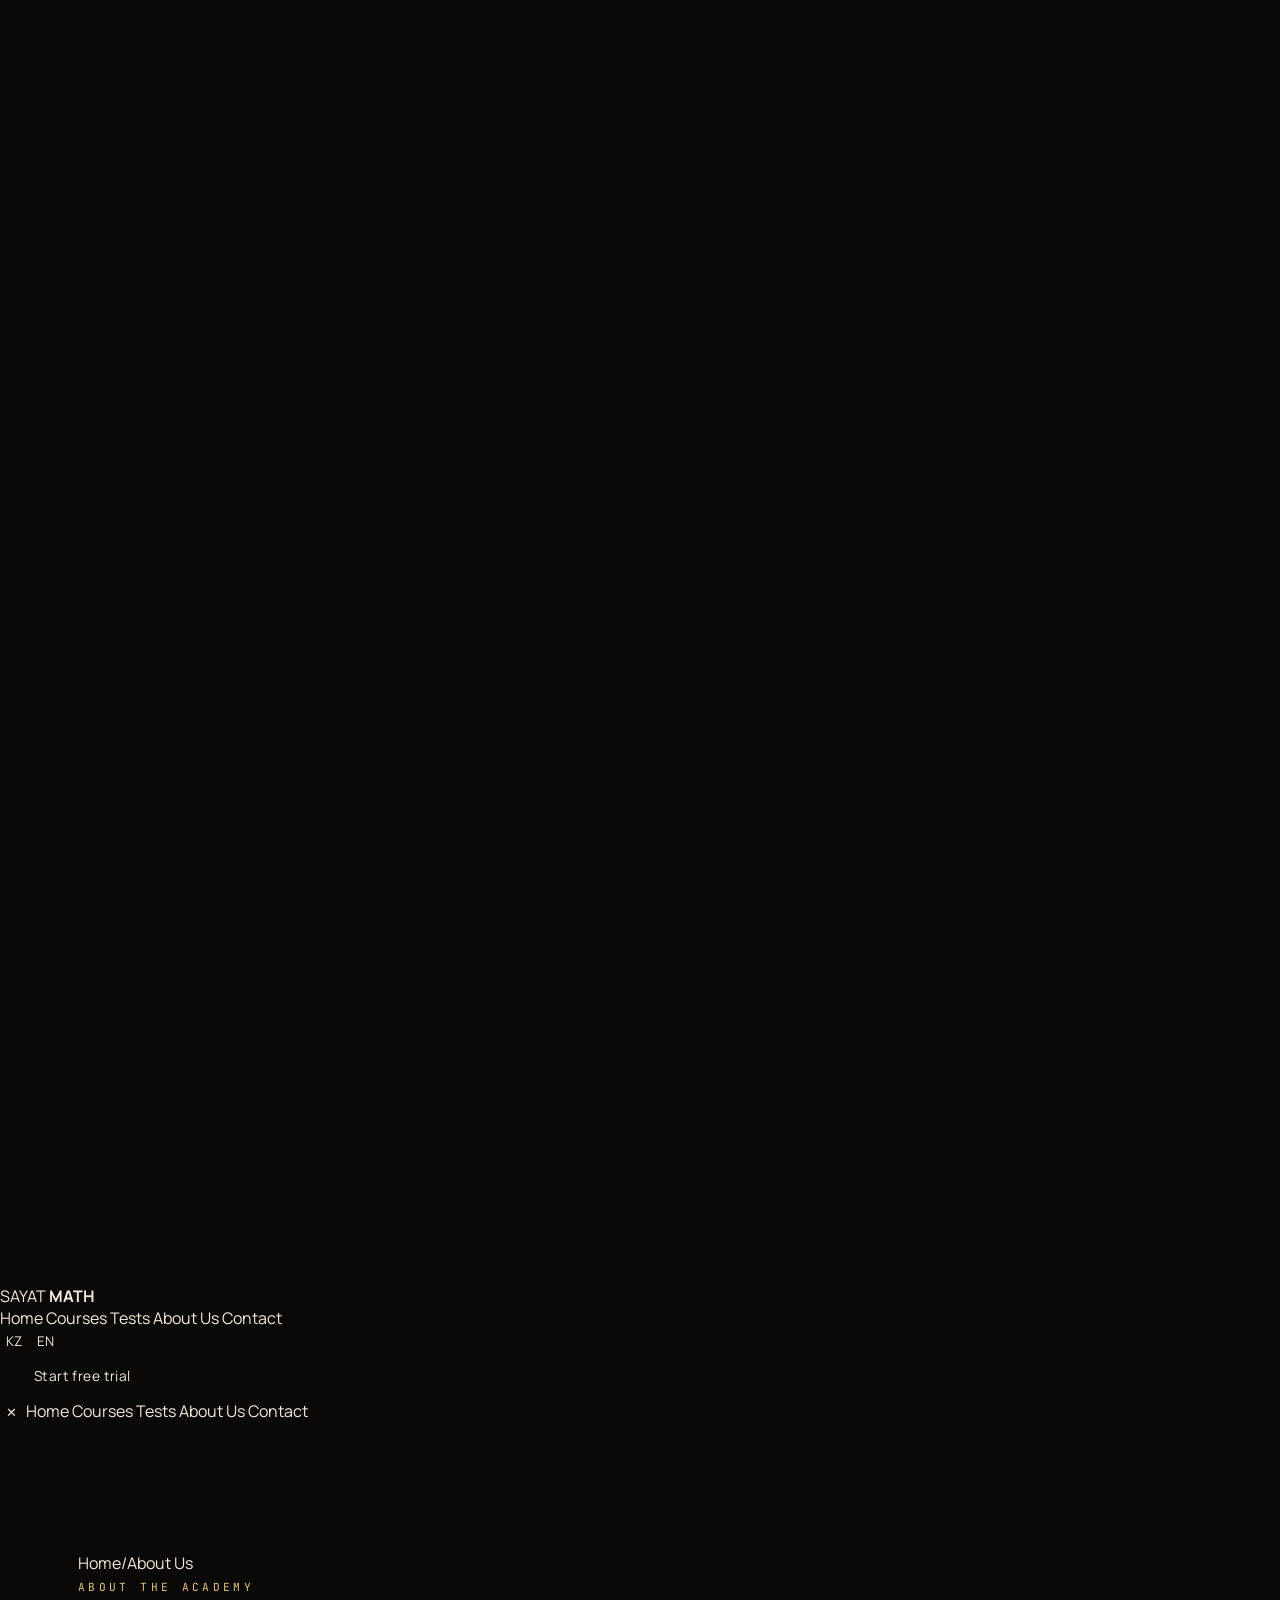
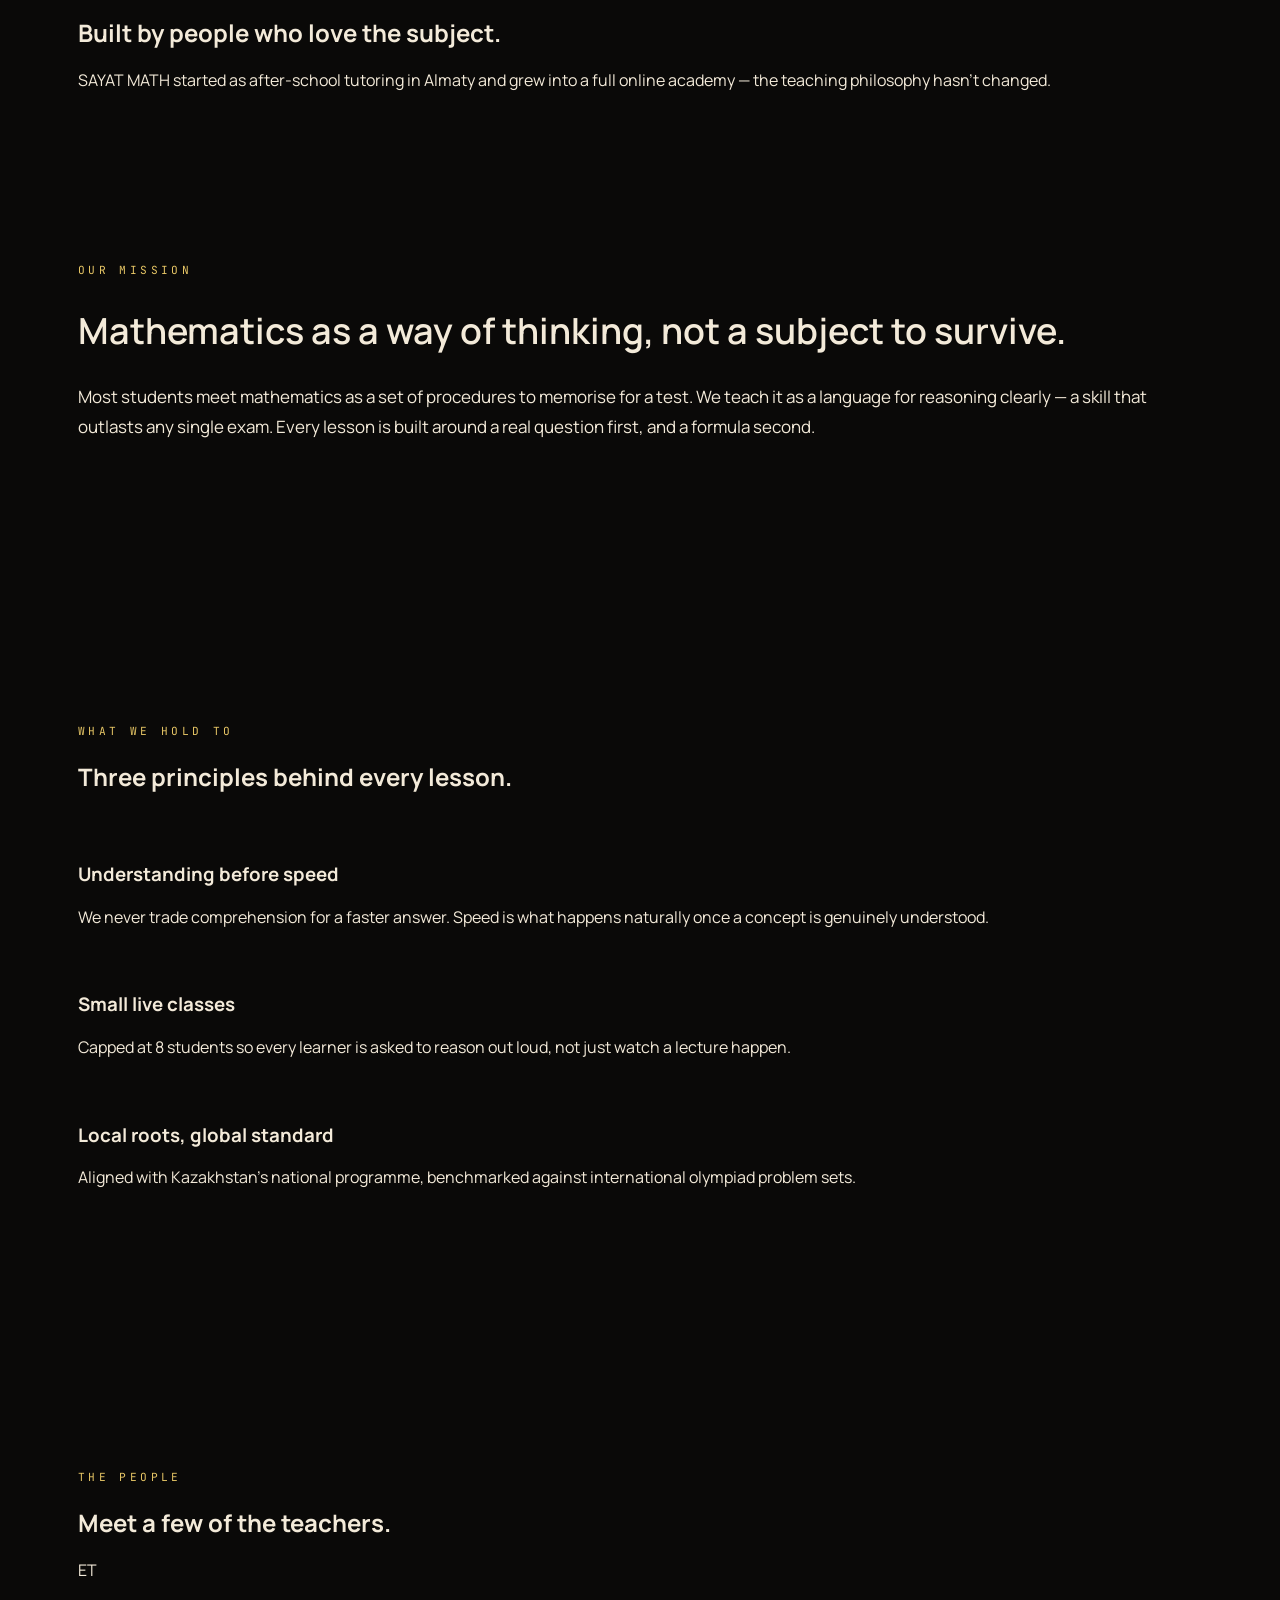
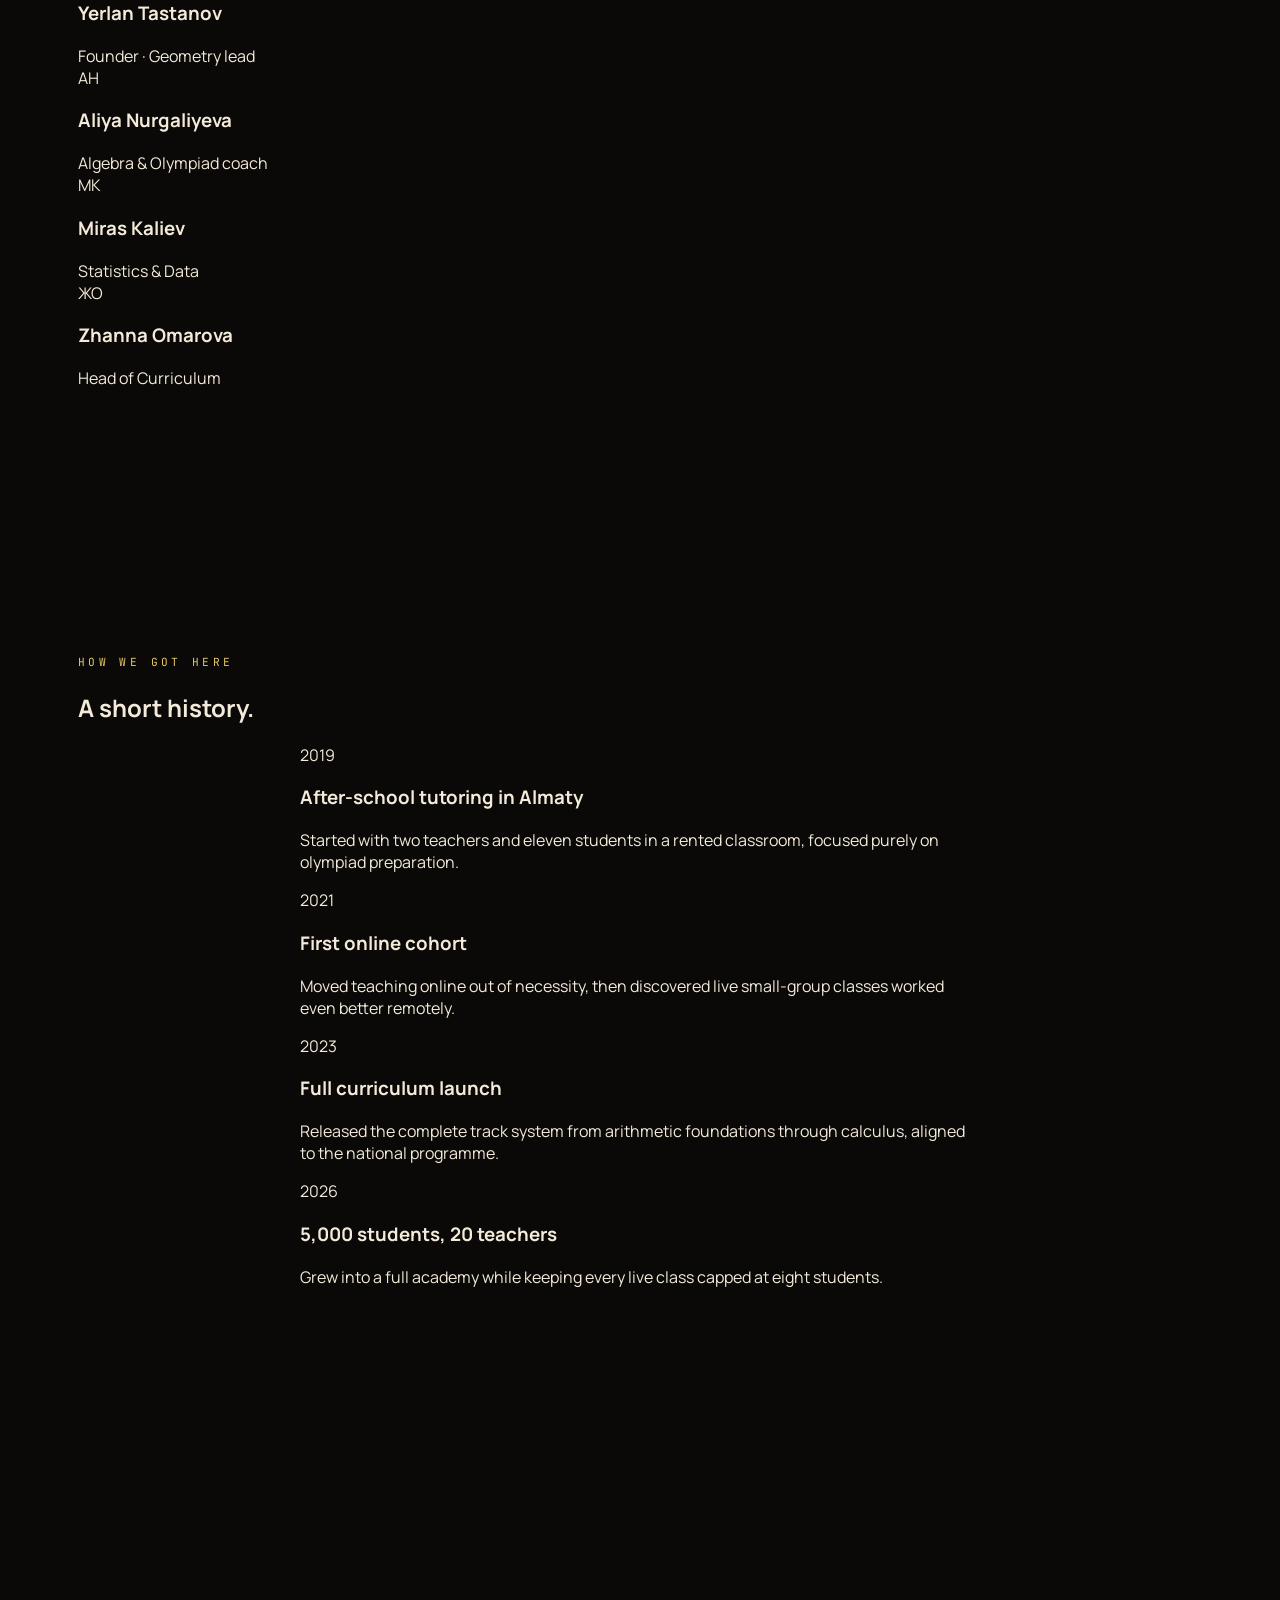
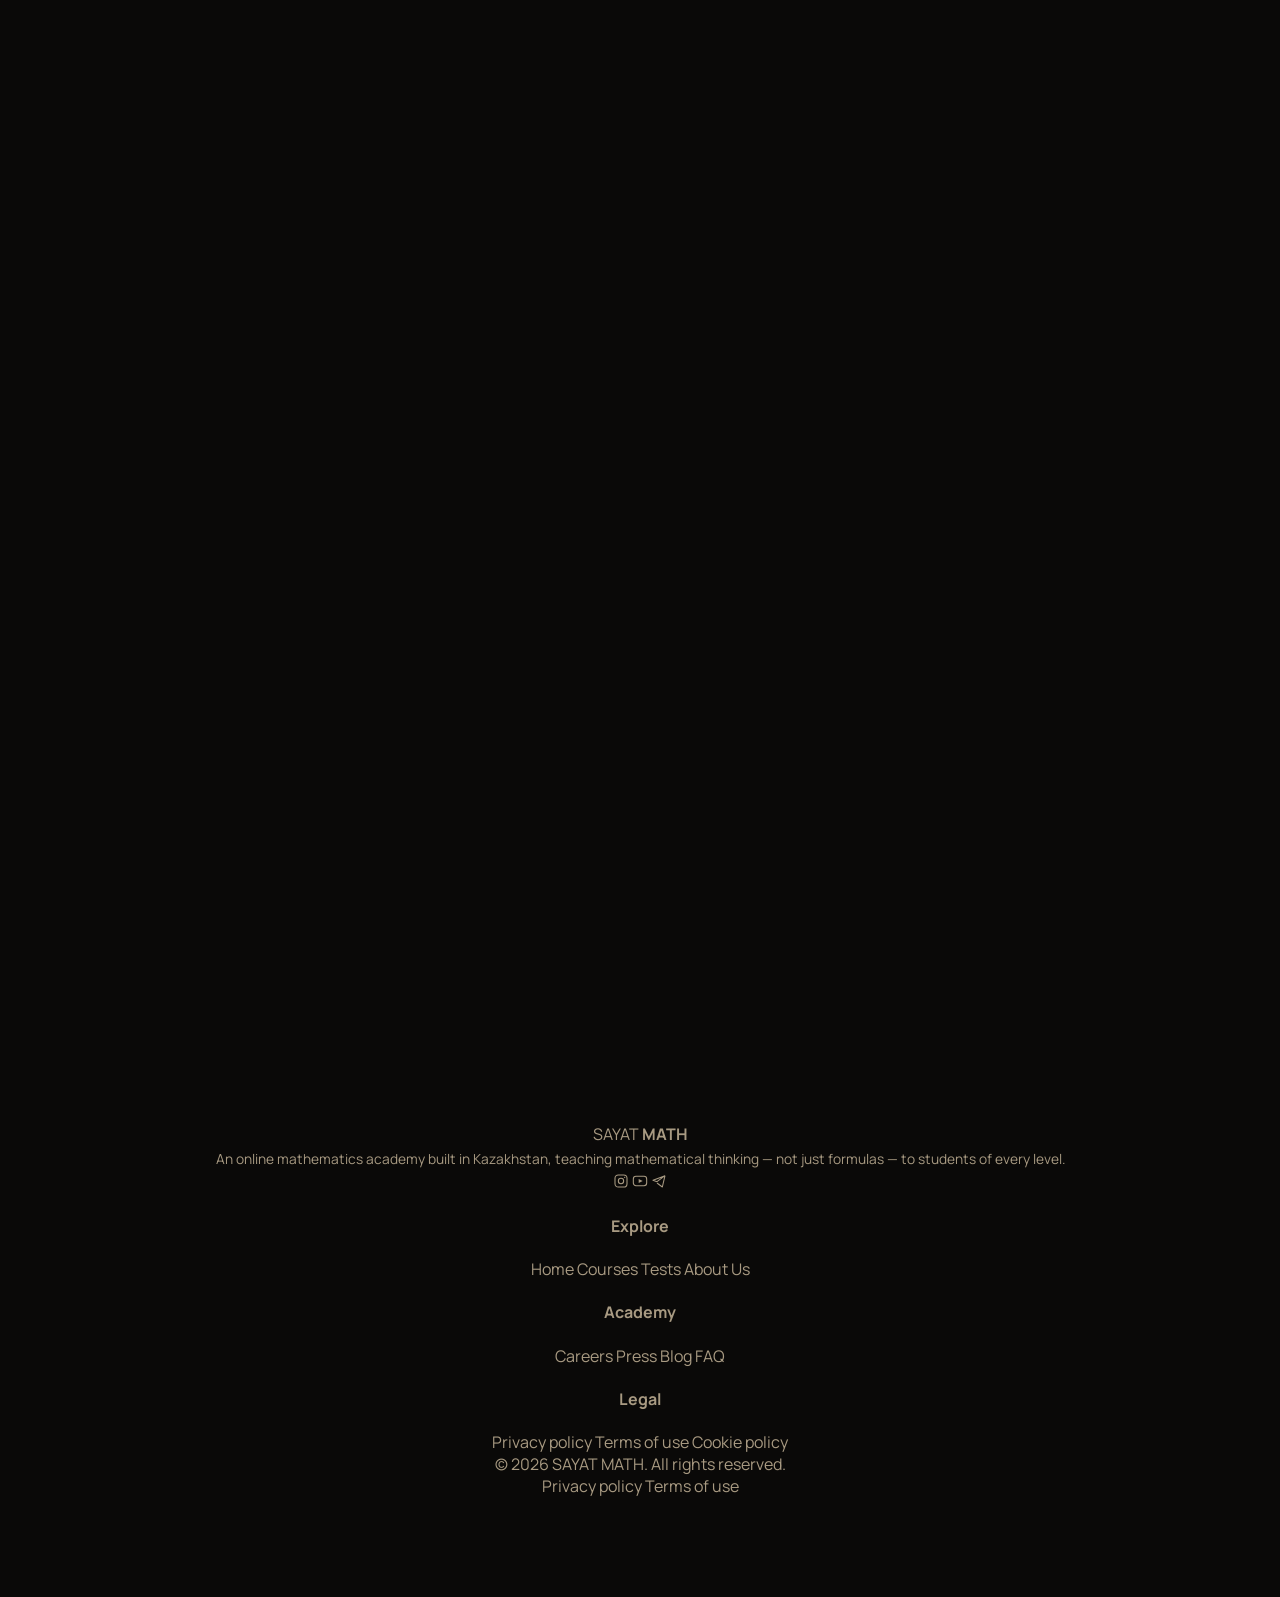
<file: about.html>
<!DOCTYPE html>
<html lang="en">
<head>
<meta charset="UTF-8">
<meta name="viewport" content="width=device-width, initial-scale=1.0">
<title>About Us — SAYAT MATH</title>
<meta name="description" content="SAYAT MATH started as after-school tutoring in Almaty and grew into a full online academy. Meet the team and the principles behind every lesson.">
<meta property="og:title" content="About Us — SAYAT MATH">
<meta property="og:description" content="Built by people who love the subject — the mission, values and history of SAYAT MATH.">
<meta property="og:type" content="website">
<link rel="icon" href="data:,">
<link rel="preconnect" href="https://fonts.googleapis.com">
<link rel="preconnect" href="https://fonts.gstatic.com" crossorigin>
<link href="https://fonts.googleapis.com/css2?family=Space+Grotesk:wght@500;600;700&family=Manrope:wght@400;500;600;700;800&family=JetBrains+Mono:wght@500;700&display=swap" rel="stylesheet">
<link rel="stylesheet" href="style.css">
</head>
<body>

<header class="site-header">
  <div class="wrap header-inner">
    <a href="index.html" class="brand">
      <span class="emblem brand-mark">
        <svg viewBox="0 0 100 100" fill="none" xmlns="http://www.w3.org/2000/svg">
          <circle cx="50" cy="50" r="46" stroke="var(--blue)" stroke-width="2" opacity=".35"/>
          <g class="emblem-spin">
            <path d="M50 8C65 8 72 20 68 32C65 41 54 44 50 36" stroke="var(--blue)" stroke-width="4" stroke-linecap="round"/>
            <path d="M92 50C92 65 80 72 68 68C59 65 56 54 64 50" stroke="var(--sky)" stroke-width="4" stroke-linecap="round"/>
            <path d="M50 92C35 92 28 80 32 68C35 59 46 56 50 64" stroke="var(--blue)" stroke-width="4" stroke-linecap="round"/>
            <path d="M8 50C8 35 20 28 32 32C41 35 44 46 36 50" stroke="var(--sky)" stroke-width="4" stroke-linecap="round"/>
          </g>
          <circle cx="50" cy="50" r="5" fill="var(--blue)"/>
        </svg>
      </span>
      <span class="brand-word">SAYAT <b>MATH</b></span>
    </a>
    <nav class="main-nav" aria-label="Primary">
      <a href="index.html" data-i18n="nav.home">Home</a>
      <a href="courses.html" data-i18n="nav.courses">Courses</a>
      <a href="tests.html" data-i18n="nav.tests">Tests</a>
      <a href="about.html" class="active" data-i18n="nav.about">About Us</a>
      <a href="contact.html" data-i18n="nav.contact">Contact</a>
    </nav>
    <div class="header-actions">
      <div class="lang-switch" role="group" aria-label="Language switch">
        <button type="button" data-lang="kk">KZ</button>
        <button type="button" data-lang="en">EN</button>
      </div>
      <a href="contact.html" class="btn btn-primary btn-sm header-cta" data-i18n="nav.cta">Start free trial</a>
      <button class="nav-toggle" aria-label="Open menu"><span></span></button>
    </div>
  </div>
</header>

<div class="mobile-nav">
  <div class="mobile-nav-panel">
    <button class="mobile-nav-close" aria-label="Close menu">✕</button>
    <a href="index.html" data-i18n="nav.home">Home</a>
    <a href="courses.html" data-i18n="nav.courses">Courses</a>
    <a href="tests.html" data-i18n="nav.tests">Tests</a>
    <a href="about.html" data-i18n="nav.about">About Us</a>
    <a href="contact.html" data-i18n="nav.contact">Contact</a>
  </div>
</div>

<main>
<section class="page-hero">
  <div class="grid-field" style="mask-image:radial-gradient(ellipse 60% 80% at 85% 20%, black 10%, transparent 70%);"></div>
  <div class="wrap page-hero-inner">
    <div class="crumb"><a href="index.html" data-i18n="nav.home">Home</a><span>/</span><span data-i18n="nav.about">About Us</span></div>
    <span class="section-eyebrow" data-i18n="page.about.eyebrow">About the academy</span>
    <h1 data-i18n="page.about.title">Built by people who love the subject.</h1>
    <p data-i18n="page.about.desc">SAYAT MATH started as after-school tutoring in Almaty and grew into a full online academy — the teaching philosophy hasn't changed.</p>
  </div>
</section>

<section class="section" style="padding-top:20px;">
  <div class="wrap">
    <div class="mission-grid reveal">
      <div>
        <span class="section-eyebrow" data-i18n="mission.eyebrow">Our mission</span>
        <h2 style="font-size:clamp(26px,3vw,36px); font-weight:600; line-height:1.2;" data-i18n="mission.title">Mathematics as a way of thinking, not a subject to survive.</h2>
      </div>
      <p style="font-size:17px; color:var(--ink-soft); line-height:1.75;" data-i18n="mission.body">Most students meet mathematics as a set of procedures to memorise for a test. We teach it as a language for reasoning clearly — a skill that outlasts any single exam. Every lesson is built around a real question first, and a formula second.</p>
    </div>
  </div>
</section>

<section class="section section-alt">
  <div class="wrap">
    <div class="section-head reveal">
      <span class="section-eyebrow" data-i18n="values.eyebrow">What we hold to</span>
      <h2 data-i18n="values.title">Three principles behind every lesson.</h2>
    </div>
    <div class="value-grid stagger">
      <div class="value-card reveal" style="--i:0;">
        <div class="value-icon" style="background:var(--blue-08);"><svg width="24" height="24" viewBox="0 0 24 24" fill="none"><circle cx="12" cy="12" r="9" stroke="var(--blue)" stroke-width="1.7"/><path d="M12 8v4l3 2" stroke="var(--blue)" stroke-width="1.7" stroke-linecap="round"/></svg></div>
        <h3 data-i18n="v1.title">Understanding before speed</h3>
        <p data-i18n="v1.desc">We never trade comprehension for a faster answer. Speed is what happens naturally once a concept is genuinely understood.</p>
      </div>
      <div class="value-card reveal" style="--i:1;">
        <div class="value-icon" style="background:var(--green-10);"><svg width="24" height="24" viewBox="0 0 24 24" fill="none"><circle cx="8" cy="9" r="3" stroke="var(--green)" stroke-width="1.7"/><circle cx="16" cy="9" r="3" stroke="var(--green)" stroke-width="1.7"/><path d="M3 19c0-3 2-5 5-5s5 2 5 5M11 19c0-3 2-5 5-5s5 2 5 5" stroke="var(--green)" stroke-width="1.7" stroke-linecap="round"/></svg></div>
        <h3 data-i18n="v2.title">Small live classes</h3>
        <p data-i18n="v2.desc">Capped at 8 students so every learner is asked to reason out loud, not just watch a lecture happen.</p>
      </div>
      <div class="value-card reveal" style="--i:2;">
        <div class="value-icon" style="background:var(--amber-12);"><svg width="24" height="24" viewBox="0 0 24 24" fill="none"><path d="M12 3l3 6 6 1-4.5 4.5L17.5 21 12 18l-5.5 3 1-6.5L3 10l6-1 3-6z" stroke="var(--amber)" stroke-width="1.6" stroke-linejoin="round"/></svg></div>
        <h3 data-i18n="v3.title">Local roots, global standard</h3>
        <p data-i18n="v3.desc">Aligned with Kazakhstan's national programme, benchmarked against international olympiad problem sets.</p>
      </div>
    </div>
  </div>
</section>

<section class="section">
  <div class="wrap">
    <div class="section-head reveal">
      <span class="section-eyebrow" data-i18n="team.eyebrow">The people</span>
      <h2 data-i18n="team.title">Meet a few of the teachers.</h2>
    </div>
    <div class="team-grid stagger">
      <div class="team-card reveal" style="--i:0;">
        <div class="team-avatar" style="background:var(--blue);">ЕТ</div>
        <h3 data-i18n="tm1.name">Yerlan Tastanov</h3>
        <span data-i18n="tm1.role">Founder · Geometry lead</span>
      </div>
      <div class="team-card reveal" style="--i:1;">
        <div class="team-avatar" style="background:var(--sky);">АН</div>
        <h3 data-i18n="tm2.name">Aliya Nurgaliyeva</h3>
        <span data-i18n="tm2.role">Algebra & Olympiad coach</span>
      </div>
      <div class="team-card reveal" style="--i:2;">
        <div class="team-avatar" style="background:var(--green);">МК</div>
        <h3 data-i18n="tm3.name">Miras Kaliev</h3>
        <span data-i18n="tm3.role">Statistics & Data</span>
      </div>
      <div class="team-card reveal" style="--i:3;">
        <div class="team-avatar" style="background:var(--amber);">ЖО</div>
        <h3 data-i18n="tm4.name">Zhanna Omarova</h3>
        <span data-i18n="tm4.role">Head of Curriculum</span>
      </div>
    </div>
  </div>
</section>

<section class="section section-alt">
  <div class="wrap">
    <div class="section-head center reveal">
      <span class="section-eyebrow" data-i18n="timeline.eyebrow">How we got here</span>
      <h2 data-i18n="timeline.title">A short history.</h2>
    </div>
    <div class="timeline reveal">
      <div class="tl-item">
        <span class="tl-dot"></span>
        <div class="tl-year" data-i18n="tl1.year">2019</div>
        <h3 data-i18n="tl1.title">After-school tutoring in Almaty</h3>
        <p data-i18n="tl1.body">Started with two teachers and eleven students in a rented classroom, focused purely on olympiad preparation.</p>
      </div>
      <div class="tl-item">
        <span class="tl-dot"></span>
        <div class="tl-year" data-i18n="tl2.year">2021</div>
        <h3 data-i18n="tl2.title">First online cohort</h3>
        <p data-i18n="tl2.body">Moved teaching online out of necessity, then discovered live small-group classes worked even better remotely.</p>
      </div>
      <div class="tl-item">
        <span class="tl-dot"></span>
        <div class="tl-year" data-i18n="tl3.year">2023</div>
        <h3 data-i18n="tl3.title">Full curriculum launch</h3>
        <p data-i18n="tl3.body">Released the complete track system from arithmetic foundations through calculus, aligned to the national programme.</p>
      </div>
      <div class="tl-item">
        <span class="tl-dot"></span>
        <div class="tl-year" data-i18n="tl4.year">2026</div>
        <h3 data-i18n="tl4.title">5,000 students, 20 teachers</h3>
        <p data-i18n="tl4.body">Grew into a full academy while keeping every live class capped at eight students.</p>
      </div>
    </div>
  </div>
</section>
</main>

<footer class="site-footer">
  <div class="wrap">
    <div class="footer-top">
      <div class="footer-brand">
        <a href="index.html" class="brand">
          <span class="emblem brand-mark">
            <svg viewBox="0 0 100 100" fill="none" xmlns="http://www.w3.org/2000/svg">
              <circle cx="50" cy="50" r="46" stroke="var(--blue)" stroke-width="2" opacity=".35"/>
              <path d="M50 8C65 8 72 20 68 32C65 41 54 44 50 36" stroke="var(--blue)" stroke-width="4" stroke-linecap="round"/>
              <path d="M92 50C92 65 80 72 68 68C59 65 56 54 64 50" stroke="var(--sky)" stroke-width="4" stroke-linecap="round"/>
              <path d="M50 92C35 92 28 80 32 68C35 59 46 56 50 64" stroke="var(--blue)" stroke-width="4" stroke-linecap="round"/>
              <path d="M8 50C8 35 20 28 32 32C41 35 44 46 36 50" stroke="var(--sky)" stroke-width="4" stroke-linecap="round"/>
              <circle cx="50" cy="50" r="5" fill="var(--blue)"/>
            </svg>
          </span>
          <span class="brand-word">SAYAT <b>MATH</b></span>
        </a>
        <p data-i18n="footer.desc">An online mathematics academy built in Kazakhstan, teaching mathematical thinking — not just formulas — to students of every level.</p>
        <div class="social-row">
          <a href="#" aria-label="Instagram"><svg width="16" height="16" viewBox="0 0 24 24" fill="none"><rect x="3" y="3" width="18" height="18" rx="5" stroke="currentColor" stroke-width="1.6"/><circle cx="12" cy="12" r="4" stroke="currentColor" stroke-width="1.6"/><circle cx="17.5" cy="6.5" r="1" fill="currentColor"/></svg></a>
          <a href="#" aria-label="YouTube"><svg width="16" height="16" viewBox="0 0 24 24" fill="none"><rect x="2" y="5" width="20" height="14" rx="4" stroke="currentColor" stroke-width="1.6"/><path d="M10 9l6 3-6 3V9z" fill="currentColor"/></svg></a>
          <a href="#" aria-label="Telegram"><svg width="16" height="16" viewBox="0 0 24 24" fill="none"><path d="M21 4L3 11l6 2m12-9l-4 17-8-6m12-11L9 13" stroke="currentColor" stroke-width="1.6" stroke-linejoin="round"/></svg></a>
        </div>
      </div>
      <div class="footer-col">
        <h4 data-i18n="footer.explore">Explore</h4>
        <a href="index.html" data-i18n="nav.home">Home</a>
        <a href="courses.html" data-i18n="nav.courses">Courses</a>
        <a href="tests.html" data-i18n="nav.tests">Tests</a>
        <a href="about.html" data-i18n="nav.about">About Us</a>
      </div>
      <div class="footer-col">
        <h4 data-i18n="footer.company">Academy</h4>
        <a href="about.html" data-i18n="footer.careers">Careers</a>
        <a href="about.html" data-i18n="footer.press">Press</a>
        <a href="about.html" data-i18n="footer.blog">Blog</a>
        <a href="contact.html" data-i18n="footer.faq">FAQ</a>
      </div>
      <div class="footer-col">
        <h4 data-i18n="footer.legal">Legal</h4>
        <a href="#" data-i18n="footer.privacy">Privacy policy</a>
        <a href="#" data-i18n="footer.terms">Terms of use</a>
        <a href="#" data-i18n="footer.cookies">Cookie policy</a>
      </div>
    </div>
    <div class="footer-bottom">
      <span>© 2026 SAYAT MATH. <span data-i18n="footer.rights">All rights reserved.</span></span>
      <div class="footer-bottom-links">
        <a href="#" data-i18n="footer.privacy">Privacy policy</a>
        <a href="#" data-i18n="footer.terms">Terms of use</a>
      </div>
    </div>
  </div>
</footer>

<script src="script.js"></script>
</body>
</html>
</file>
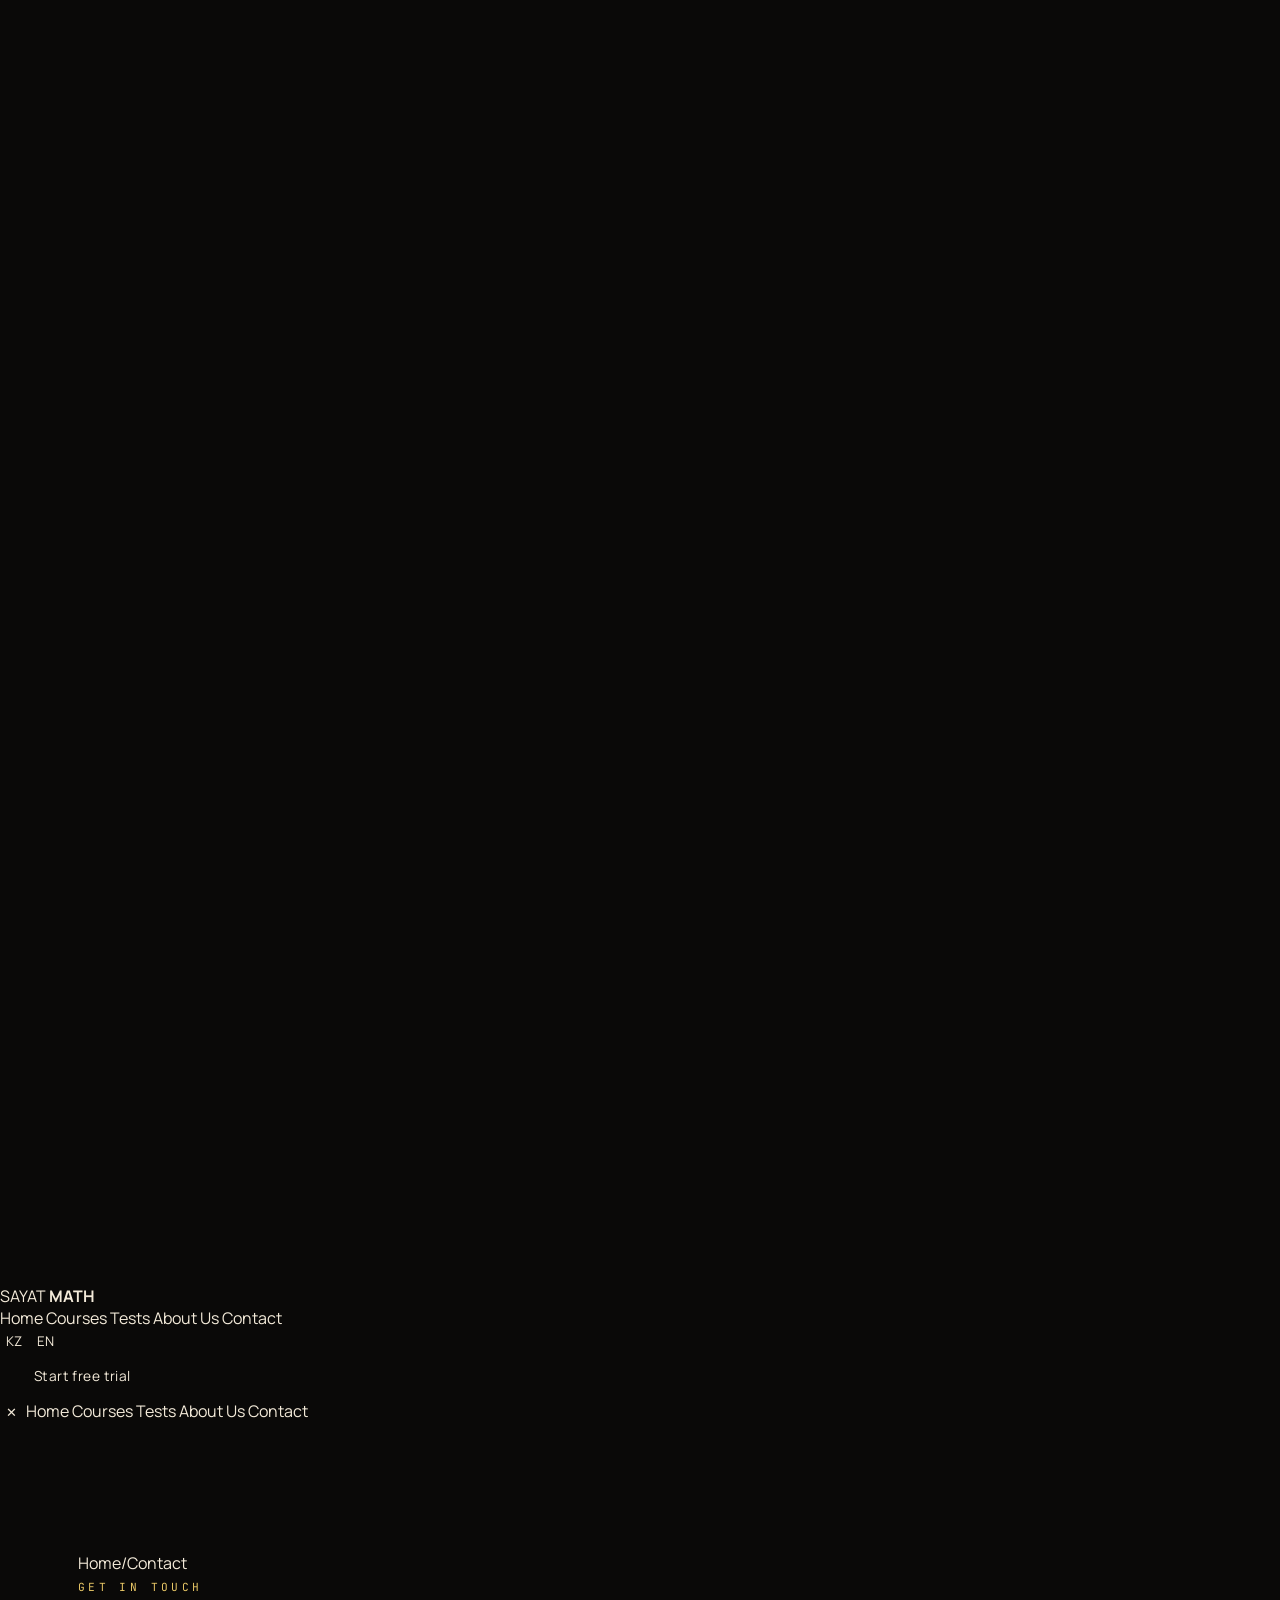
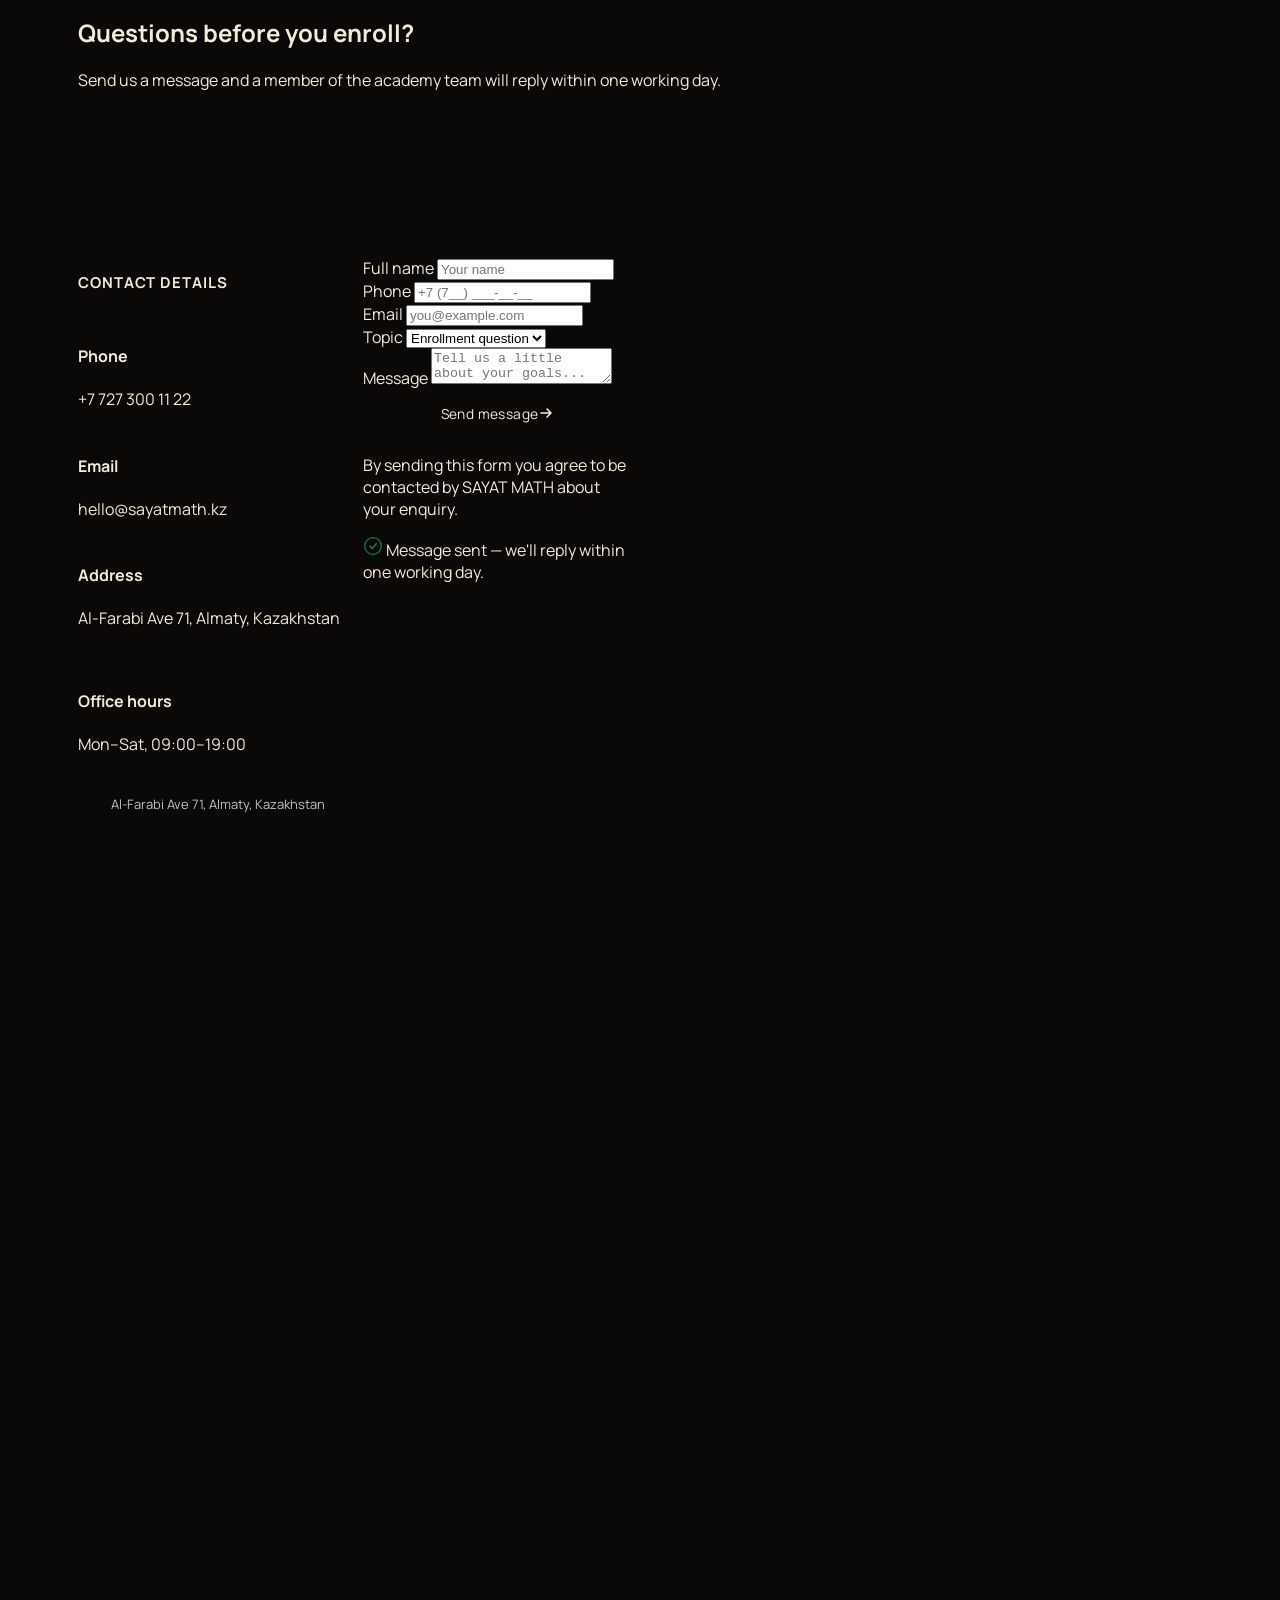
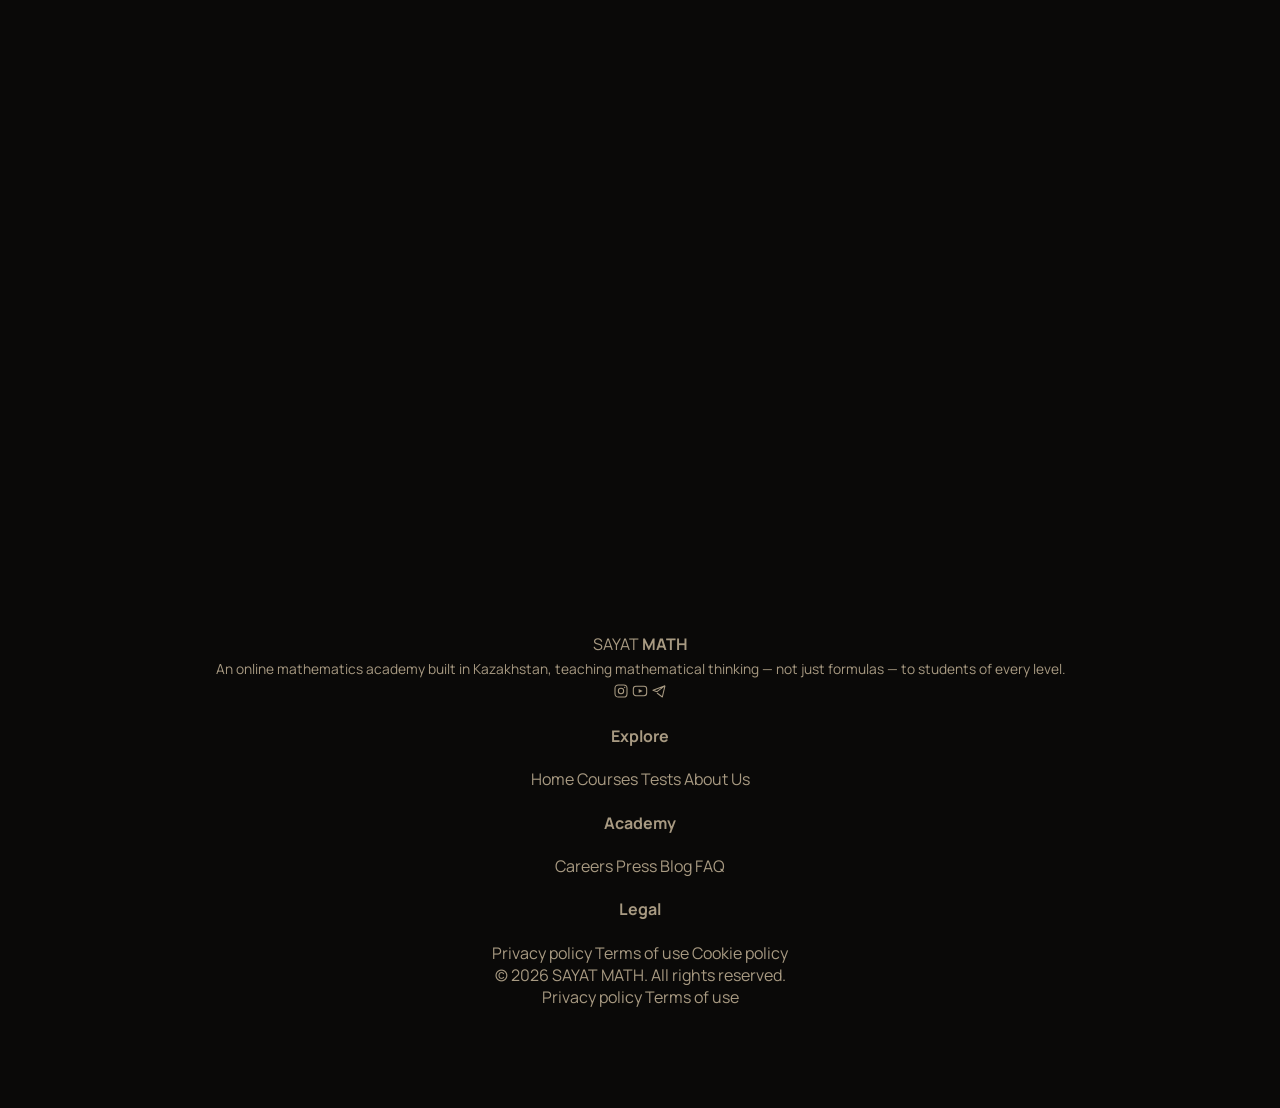
<file: contact.html>
<!DOCTYPE html>
<html lang="en">
<head>
<meta charset="UTF-8">
<meta name="viewport" content="width=device-width, initial-scale=1.0">
<title>Contact — SAYAT MATH</title>
<meta name="description" content="Get in touch with SAYAT MATH — ask about enrollment, pricing or partnerships and hear back within one working day.">
<meta property="og:title" content="Contact — SAYAT MATH">
<meta property="og:description" content="Questions before you enroll? Send a message and the academy team replies within one working day.">
<meta property="og:type" content="website">
<link rel="icon" href="data:,">
<link rel="preconnect" href="https://fonts.googleapis.com">
<link rel="preconnect" href="https://fonts.gstatic.com" crossorigin>
<link href="https://fonts.googleapis.com/css2?family=Space+Grotesk:wght@500;600;700&family=Manrope:wght@400;500;600;700;800&family=JetBrains+Mono:wght@500;700&display=swap" rel="stylesheet">
<link rel="stylesheet" href="style.css">
</head>
<body>

<header class="site-header">
  <div class="wrap header-inner">
    <a href="index.html" class="brand">
      <span class="emblem brand-mark">
        <svg viewBox="0 0 100 100" fill="none" xmlns="http://www.w3.org/2000/svg">
          <circle cx="50" cy="50" r="46" stroke="var(--blue)" stroke-width="2" opacity=".35"/>
          <g class="emblem-spin">
            <path d="M50 8C65 8 72 20 68 32C65 41 54 44 50 36" stroke="var(--blue)" stroke-width="4" stroke-linecap="round"/>
            <path d="M92 50C92 65 80 72 68 68C59 65 56 54 64 50" stroke="var(--sky)" stroke-width="4" stroke-linecap="round"/>
            <path d="M50 92C35 92 28 80 32 68C35 59 46 56 50 64" stroke="var(--blue)" stroke-width="4" stroke-linecap="round"/>
            <path d="M8 50C8 35 20 28 32 32C41 35 44 46 36 50" stroke="var(--sky)" stroke-width="4" stroke-linecap="round"/>
          </g>
          <circle cx="50" cy="50" r="5" fill="var(--blue)"/>
        </svg>
      </span>
      <span class="brand-word">SAYAT <b>MATH</b></span>
    </a>
    <nav class="main-nav" aria-label="Primary">
      <a href="index.html" data-i18n="nav.home">Home</a>
      <a href="courses.html" data-i18n="nav.courses">Courses</a>
      <a href="tests.html" data-i18n="nav.tests">Tests</a>
      <a href="about.html" data-i18n="nav.about">About Us</a>
      <a href="contact.html" class="active" data-i18n="nav.contact">Contact</a>
    </nav>
    <div class="header-actions">
      <div class="lang-switch" role="group" aria-label="Language switch">
        <button type="button" data-lang="kk">KZ</button>
        <button type="button" data-lang="en">EN</button>
      </div>
      <a href="contact.html" class="btn btn-primary btn-sm header-cta" data-i18n="nav.cta">Start free trial</a>
      <button class="nav-toggle" aria-label="Open menu"><span></span></button>
    </div>
  </div>
</header>

<div class="mobile-nav">
  <div class="mobile-nav-panel">
    <button class="mobile-nav-close" aria-label="Close menu">✕</button>
    <a href="index.html" data-i18n="nav.home">Home</a>
    <a href="courses.html" data-i18n="nav.courses">Courses</a>
    <a href="tests.html" data-i18n="nav.tests">Tests</a>
    <a href="about.html" data-i18n="nav.about">About Us</a>
    <a href="contact.html" data-i18n="nav.contact">Contact</a>
  </div>
</div>

<main>
<section class="page-hero">
  <div class="grid-field" style="mask-image:radial-gradient(ellipse 60% 80% at 85% 20%, black 10%, transparent 70%);"></div>
  <div class="wrap page-hero-inner">
    <div class="crumb"><a href="index.html" data-i18n="nav.home">Home</a><span>/</span><span data-i18n="nav.contact">Contact</span></div>
    <span class="section-eyebrow" data-i18n="page.contact.eyebrow">Get in touch</span>
    <h1 data-i18n="page.contact.title">Questions before you enroll?</h1>
    <p data-i18n="page.contact.desc">Send us a message and a member of the academy team will reply within one working day.</p>
  </div>
</section>

<section class="section" style="padding-top:20px;">
  <div class="wrap">
    <div class="contact-grid">

      <div class="reveal">
        <h3 style="font-size:15px; font-weight:700; text-transform:uppercase; letter-spacing:.06em; color:var(--ink-faint); margin-bottom:8px;" data-i18n="contact.info.title">Contact details</h3>

        <div class="contact-info-item">
          <span class="contact-ic" style="background:var(--blue-08);"><svg width="18" height="18" viewBox="0 0 24 24" fill="none"><path d="M4 5c0 8 7 15 15 15l2-4-5-2-2 2c-2-1-4-3-5-5l2-2-2-5H4z" stroke="var(--blue)" stroke-width="1.6" stroke-linejoin="round"/></svg></span>
          <div><h4 data-i18n="contact.phone.label">Phone</h4><a href="tel:+77273001122">+7 727 300 11 22</a></div>
        </div>
        <div class="contact-info-item">
          <span class="contact-ic" style="background:var(--sky-10);"><svg width="18" height="18" viewBox="0 0 24 24" fill="none"><rect x="3" y="5" width="18" height="14" rx="2" stroke="var(--sky)" stroke-width="1.6"/><path d="M3 7l9 6 9-6" stroke="var(--sky)" stroke-width="1.6" stroke-linecap="round" stroke-linejoin="round"/></svg></span>
          <div><h4 data-i18n="contact.email.label">Email</h4><a href="mailto:hello@sayatmath.kz">hello@sayatmath.kz</a></div>
        </div>
        <div class="contact-info-item">
          <span class="contact-ic" style="background:var(--green-10);"><svg width="18" height="18" viewBox="0 0 24 24" fill="none"><path d="M12 21s7-6.5 7-12a7 7 0 10-14 0c0 5.5 7 12 7 12z" stroke="var(--green)" stroke-width="1.6"/><circle cx="12" cy="9" r="2.4" stroke="var(--green)" stroke-width="1.6"/></svg></span>
          <div><h4 data-i18n="contact.address.label">Address</h4><p data-i18n="contact.address.value">Al-Farabi Ave 71, Almaty, Kazakhstan</p></div>
        </div>
        <div class="contact-info-item">
          <span class="contact-ic" style="background:var(--amber-12);"><svg width="18" height="18" viewBox="0 0 24 24" fill="none"><circle cx="12" cy="12" r="9" stroke="var(--amber)" stroke-width="1.6"/><path d="M12 7v5l4 2" stroke="var(--amber)" stroke-width="1.6" stroke-linecap="round"/></svg></span>
          <div><h4 data-i18n="contact.hours.label">Office hours</h4><p data-i18n="contact.hours.value">Mon–Sat, 09:00–19:00</p></div>
        </div>
      </div>

      <div class="reveal">
        <form id="contact-form">
          <div class="field-row">
            <div class="field">
              <label for="f-name" data-i18n="form.name">Full name</label>
              <input id="f-name" name="name" type="text" required data-i18n-ph="form.name.ph" placeholder="Your name">
            </div>
            <div class="field">
              <label for="f-phone" data-i18n="form.phone">Phone</label>
              <input id="f-phone" name="phone" type="tel" data-i18n-ph="form.phone.ph" placeholder="+7 (7__) ___-__-__">
            </div>
          </div>
          <div class="field">
            <label for="f-email" data-i18n="form.email">Email</label>
            <input id="f-email" name="email" type="email" required data-i18n-ph="form.email.ph" placeholder="you@example.com">
          </div>
          <div class="field">
            <label for="f-topic" data-i18n="form.topic">Topic</label>
            <select id="f-topic" name="topic">
              <option data-i18n="form.topic.enroll">Enrollment question</option>
              <option data-i18n="form.topic.pricing">Pricing</option>
              <option data-i18n="form.topic.partnership">Partnership</option>
              <option data-i18n="form.topic.other">Other</option>
            </select>
          </div>
          <div class="field">
            <label for="f-message" data-i18n="form.message">Message</label>
            <textarea id="f-message" name="message" required data-i18n-ph="form.message.ph" placeholder="Tell us a little about your goals..."></textarea>
          </div>
          <button type="submit" class="btn btn-primary" style="width:100%;">
            <span data-i18n="form.submit">Send message</span>
            <svg class="btn-arrow" width="16" height="16" viewBox="0 0 16 16" fill="none"><path d="M3 8h10M9 4l4 4-4 4" stroke="currentColor" stroke-width="1.6" stroke-linecap="round" stroke-linejoin="round"/></svg>
          </button>
          <p class="form-note" data-i18n="form.note">By sending this form you agree to be contacted by SAYAT MATH about your enquiry.</p>
          <div class="form-success">
            <svg width="20" height="20" viewBox="0 0 24 24" fill="none" style="flex:none;"><circle cx="12" cy="12" r="10" stroke="#0f7a56" stroke-width="1.6"/><path d="M8 12l3 3 5-6" stroke="#0f7a56" stroke-width="1.8" stroke-linecap="round" stroke-linejoin="round"/></svg>
            <span data-i18n="form.success">Message sent — we'll reply within one working day.</span>
          </div>
        </form>
      </div>

    </div>

    <div class="map-block reveal">
      <div class="grid-field"></div>
      <div class="map-pin">
        <svg width="30" height="30" viewBox="0 0 24 24" fill="none" style="margin:0 auto 8px;"><path d="M12 21s7-6.5 7-12a7 7 0 10-14 0c0 5.5 7 12 7 12z" stroke="var(--sky)" stroke-width="1.8"/><circle cx="12" cy="9" r="2.6" stroke="var(--sky)" stroke-width="1.8"/></svg>
        <span data-i18n="contact.address.value" style="font-size:13px; color:rgba(255,255,255,.75);">Al-Farabi Ave 71, Almaty, Kazakhstan</span>
      </div>
    </div>
  </div>
</section>
</main>

<footer class="site-footer">
  <div class="wrap">
    <div class="footer-top">
      <div class="footer-brand">
        <a href="index.html" class="brand">
          <span class="emblem brand-mark">
            <svg viewBox="0 0 100 100" fill="none" xmlns="http://www.w3.org/2000/svg">
              <circle cx="50" cy="50" r="46" stroke="var(--blue)" stroke-width="2" opacity=".35"/>
              <path d="M50 8C65 8 72 20 68 32C65 41 54 44 50 36" stroke="var(--blue)" stroke-width="4" stroke-linecap="round"/>
              <path d="M92 50C92 65 80 72 68 68C59 65 56 54 64 50" stroke="var(--sky)" stroke-width="4" stroke-linecap="round"/>
              <path d="M50 92C35 92 28 80 32 68C35 59 46 56 50 64" stroke="var(--blue)" stroke-width="4" stroke-linecap="round"/>
              <path d="M8 50C8 35 20 28 32 32C41 35 44 46 36 50" stroke="var(--sky)" stroke-width="4" stroke-linecap="round"/>
              <circle cx="50" cy="50" r="5" fill="var(--blue)"/>
            </svg>
          </span>
          <span class="brand-word">SAYAT <b>MATH</b></span>
        </a>
        <p data-i18n="footer.desc">An online mathematics academy built in Kazakhstan, teaching mathematical thinking — not just formulas — to students of every level.</p>
        <div class="social-row">
          <a href="#" aria-label="Instagram"><svg width="16" height="16" viewBox="0 0 24 24" fill="none"><rect x="3" y="3" width="18" height="18" rx="5" stroke="currentColor" stroke-width="1.6"/><circle cx="12" cy="12" r="4" stroke="currentColor" stroke-width="1.6"/><circle cx="17.5" cy="6.5" r="1" fill="currentColor"/></svg></a>
          <a href="#" aria-label="YouTube"><svg width="16" height="16" viewBox="0 0 24 24" fill="none"><rect x="2" y="5" width="20" height="14" rx="4" stroke="currentColor" stroke-width="1.6"/><path d="M10 9l6 3-6 3V9z" fill="currentColor"/></svg></a>
          <a href="#" aria-label="Telegram"><svg width="16" height="16" viewBox="0 0 24 24" fill="none"><path d="M21 4L3 11l6 2m12-9l-4 17-8-6m12-11L9 13" stroke="currentColor" stroke-width="1.6" stroke-linejoin="round"/></svg></a>
        </div>
      </div>
      <div class="footer-col">
        <h4 data-i18n="footer.explore">Explore</h4>
        <a href="index.html" data-i18n="nav.home">Home</a>
        <a href="courses.html" data-i18n="nav.courses">Courses</a>
        <a href="tests.html" data-i18n="nav.tests">Tests</a>
        <a href="about.html" data-i18n="nav.about">About Us</a>
      </div>
      <div class="footer-col">
        <h4 data-i18n="footer.company">Academy</h4>
        <a href="about.html" data-i18n="footer.careers">Careers</a>
        <a href="about.html" data-i18n="footer.press">Press</a>
        <a href="about.html" data-i18n="footer.blog">Blog</a>
        <a href="contact.html" data-i18n="footer.faq">FAQ</a>
      </div>
      <div class="footer-col">
        <h4 data-i18n="footer.legal">Legal</h4>
        <a href="#" data-i18n="footer.privacy">Privacy policy</a>
        <a href="#" data-i18n="footer.terms">Terms of use</a>
        <a href="#" data-i18n="footer.cookies">Cookie policy</a>
      </div>
    </div>
    <div class="footer-bottom">
      <span>© 2026 SAYAT MATH. <span data-i18n="footer.rights">All rights reserved.</span></span>
      <div class="footer-bottom-links">
        <a href="#" data-i18n="footer.privacy">Privacy policy</a>
        <a href="#" data-i18n="footer.terms">Terms of use</a>
      </div>
    </div>
  </div>
</footer>

<script src="script.js"></script>
</body>
</html>
</file>
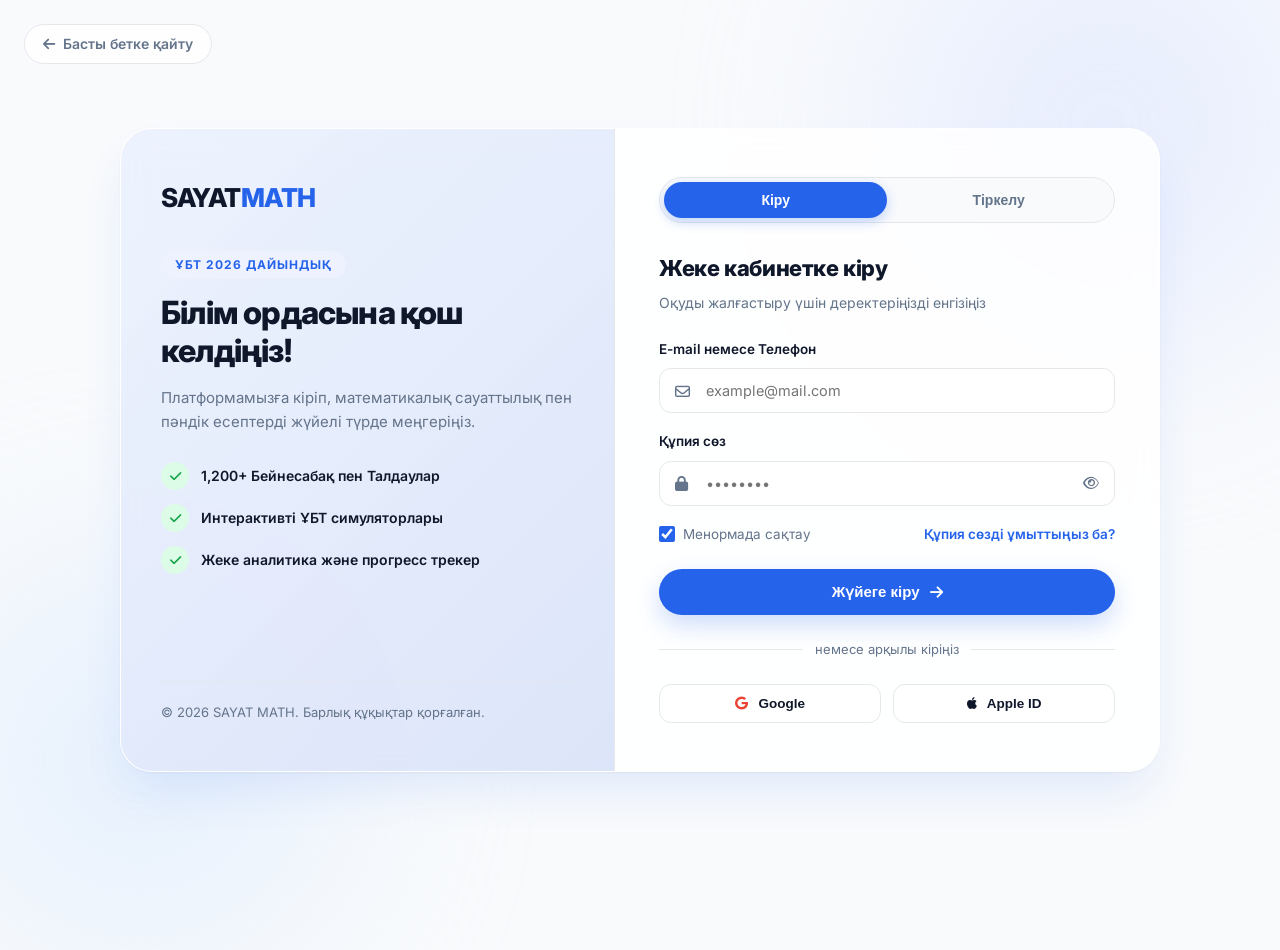
<file: login.html>
<!DOCTYPE html>
<html lang="kk">
<head>
    <meta charset="UTF-8">
    <meta name="viewport" content="width=device-width, initial-scale=1.0, maximum-scale=5.0">
    <title>Кіру және Тіркелу | SAYAT MATH</title>

    <link rel="preconnect" href="https://fonts.googleapis.com">
    <link rel="preconnect" href="https://fonts.gstatic.com" crossorigin>
    <link href="https://fonts.googleapis.com/css2?family=Inter:wght@300;400;500;600;700;800;900&display=swap" rel="stylesheet">

    <link rel="stylesheet" href="https://cdnjs.cloudflare.com/ajax/libs/font-awesome/6.6.0/css/all.min.css">

    <style>
        /* ==========================================================================
           SAYAT MATH — Integrated Glassmorphism Auth System (Unified with index.html)
           ========================================================================== */
        :root {
            /* Color Palette from index.html */
            --bg-main: #FFFFFF;
            --bg-secondary: #F8FAFC;
            --bg-accent-light: #EEF2FF;
            
            --primary: #2563EB;
            --primary-hover: #1D4ED8;
            --primary-light: #3B82F6;
            --accent: #F59E0B;
            
            --text-primary: #0F172A;
            --text-muted: #64748B;
            --border-light: #E5E7EB;
            
            /* Glassmorphism Variables */
            --glass-bg: rgba(255, 255, 255, 0.85);
            --glass-border: rgba(255, 255, 255, 0.95);
            --glass-shadow: 0 25px 50px -12px rgba(37, 99, 235, 0.12), 0 1px 3px rgba(0, 0, 0, 0.05);
            --glass-blur: blur(16px);
            
            /* Typography */
            --font-family: 'Inter', system-ui, -apple-system, sans-serif;
            
            /* Transitions */
            --transition-fast: 0.2s cubic-bezier(0.16, 1, 0.3, 1);
            --transition-normal: 0.35s cubic-bezier(0.16, 1, 0.3, 1);
            
            /* Border Radius */
            --radius-sm: 12px;
            --radius-md: 20px;
            --radius-lg: 32px;
            --radius-full: 9999px;
        }

        *, *::before, *::after {
            box-sizing: border-box;
            margin: 0;
            padding: 0;
        }

        body {
            font-family: var(--font-family);
            background-color: var(--bg-secondary);
            color: var(--text-primary);
            min-height: 100vh;
            display: flex;
            align-items: center;
            justify-content: center;
            line-height: 1.6;
            position: relative;
            overflow-x: hidden;
            padding: 24px 16px;
            -webkit-font-smoothing: antialiased;
        }

        a {
            color: inherit;
            text-decoration: none;
        }

        /* Ambient Background Glows matching Hero Section */
        .bg-glow {
            position: absolute;
            border-radius: 50%;
            filter: blur(100px);
            z-index: 0;
            pointer-events: none;
            opacity: 0.6;
        }

        .bg-glow-1 {
            width: 450px;
            height: 450px;
            background: #E0E7FF;
            top: -100px;
            right: -50px;
        }

        .bg-glow-2 {
            width: 380px;
            height: 380px;
            background: #DBEAFE;
            bottom: -50px;
            left: -50px;
        }

        /* Top Navigation Header Link */
        .top-nav {
            position: absolute;
            top: 24px;
            left: 24px;
            z-index: 20;
        }

        .back-home {
            display: inline-flex;
            align-items: center;
            gap: 8px;
            font-size: 14px;
            font-weight: 600;
            color: var(--text-muted);
            background: rgba(255, 255, 255, 0.8);
            backdrop-filter: blur(8px);
            padding: 8px 18px;
            border-radius: var(--radius-full);
            border: 1px solid var(--border-light);
            transition: all var(--transition-fast);
        }

        .back-home:hover {
            color: var(--primary);
            border-color: var(--primary);
            transform: translateX(-3px);
        }

        /* Main Glass Card Wrapper */
        .auth-card {
            position: relative;
            z-index: 10;
            width: 100%;
            max-width: 1040px;
            background: var(--glass-bg);
            backdrop-filter: var(--glass-blur);
            -webkit-backdrop-filter: var(--glass-blur);
            border: 1px solid var(--glass-border);
            border-radius: var(--radius-lg);
            box-shadow: var(--glass-shadow);
            display: grid;
            grid-template-columns: 1fr 1.1fr;
            overflow: hidden;
        }

        /* Left Branding Panel */
        .auth-banner {
            background: linear-gradient(135deg, rgba(37, 99, 235, 0.08) 0%, rgba(29, 78, 216, 0.15) 100%);
            border-right: 1px solid var(--border-light);
            padding: 48px 40px;
            display: flex;
            flex-direction: column;
            justify-content: space-between;
            position: relative;
        }

        .brand-logo {
            font-size: 26px;
            font-weight: 800;
            letter-spacing: -0.5px;
            margin-bottom: 32px;
            display: block;
        }

        .brand-logo .logo-accent {
            color: var(--primary);
        }

        .banner-content {
            margin-bottom: auto;
        }

        .banner-badge {
            display: inline-block;
            background: var(--bg-accent-light);
            color: var(--primary);
            font-size: 12px;
            font-weight: 700;
            text-transform: uppercase;
            letter-spacing: 1px;
            padding: 4px 14px;
            border-radius: var(--radius-full);
            margin-bottom: 16px;
        }

        .banner-title {
            font-size: 32px;
            font-weight: 800;
            line-height: 1.2;
            letter-spacing: -0.8px;
            margin-bottom: 16px;
            color: var(--text-primary);
        }

        .banner-desc {
            font-size: 15px;
            color: var(--text-muted);
            margin-bottom: 28px;
        }

        .feature-list {
            display: flex;
            flex-direction: column;
            gap: 14px;
        }

        .feature-item {
            display: flex;
            align-items: center;
            gap: 12px;
            font-size: 14px;
            font-weight: 600;
            color: var(--text-primary);
        }

        .feature-item i {
            width: 28px;
            height: 28px;
            border-radius: 50%;
            background: #DCFCE7;
            color: #16A34A;
            display: flex;
            align-items: center;
            justify-content: center;
            font-size: 13px;
        }

        .banner-footer {
            margin-top: 32px;
            padding-top: 20px;
            border-top: 1px solid rgba(229, 231, 235, 0.8);
            font-size: 13px;
            color: var(--text-muted);
        }

        /* Form Content Area */
        .auth-form-wrapper {
            padding: 48px 44px;
            display: flex;
            flex-direction: column;
            justify-content: center;
        }

        /* Tabs Navigation */
        .auth-tabs {
            display: flex;
            background: var(--bg-secondary);
            padding: 4px;
            border-radius: var(--radius-full);
            border: 1px solid var(--border-light);
            margin-bottom: 28px;
        }

        .tab-btn {
            flex: 1;
            padding: 10px 16px;
            border: none;
            background: transparent;
            color: var(--text-muted);
            font-weight: 600;
            font-size: 14px;
            border-radius: var(--radius-full);
            cursor: pointer;
            transition: all var(--transition-fast);
        }

        .tab-btn.active {
            background: var(--primary);
            color: #FFFFFF;
            box-shadow: 0 4px 12px rgba(37, 99, 235, 0.25);
        }

        .form-header {
            margin-bottom: 24px;
        }

        .form-header h3 {
            font-size: 22px;
            font-weight: 800;
            letter-spacing: -0.4px;
            margin-bottom: 6px;
        }

        .form-header p {
            font-size: 14px;
            color: var(--text-muted);
        }

        /* Forms Layout */
        .auth-form {
            display: none;
            animation: fadeIn 0.3s ease;
        }

        .auth-form.active {
            display: block;
        }

        .form-group {
            margin-bottom: 18px;
        }

        .form-label {
            display: block;
            font-size: 13.5px;
            font-weight: 600;
            margin-bottom: 8px;
            color: var(--text-primary);
        }

        .input-group {
            position: relative;
        }

        .input-icon {
            position: absolute;
            left: 16px;
            top: 50%;
            transform: translateY(-50%);
            color: var(--text-muted);
            font-size: 15px;
            transition: color var(--transition-fast);
        }

        .form-input {
            width: 100%;
            padding: 13px 16px 13px 46px;
            background: #FFFFFF;
            border: 1px solid var(--border-light);
            border-radius: var(--radius-sm);
            font-family: inherit;
            font-size: 14.5px;
            color: var(--text-primary);
            outline: none;
            transition: all var(--transition-fast);
        }

        .form-input:focus {
            border-color: var(--primary);
            box-shadow: 0 0 0 4px rgba(37, 99, 235, 0.12);
        }

        .form-input:focus + .input-icon {
            color: var(--primary);
        }

        .toggle-password {
            position: absolute;
            right: 16px;
            top: 50%;
            transform: translateY(-50%);
            cursor: pointer;
            color: var(--text-muted);
            font-size: 14px;
            transition: color var(--transition-fast);
        }

        .toggle-password:hover {
            color: var(--text-primary);
        }

        /* Options Row */
        .form-options {
            display: flex;
            align-items: center;
            justify-content: space-between;
            margin-bottom: 24px;
            font-size: 13.5px;
        }

        .checkbox-label {
            display: flex;
            align-items: center;
            gap: 8px;
            cursor: pointer;
            color: var(--text-muted);
        }

        .checkbox-label input[type="checkbox"] {
            accent-color: var(--primary);
            width: 16px;
            height: 16px;
            border-radius: 4px;
            cursor: pointer;
        }

        .forgot-link {
            color: var(--primary);
            font-weight: 600;
            transition: color var(--transition-fast);
        }

        .forgot-link:hover {
            color: var(--primary-hover);
            text-decoration: underline;
        }

        /* Buttons matching index.html */
        .btn {
            display: inline-flex;
            align-items: center;
            justify-content: center;
            gap: 10px;
            padding: 14px 28px;
            font-size: 15px;
            font-weight: 600;
            border-radius: var(--radius-full);
            border: none;
            cursor: pointer;
            transition: all var(--transition-fast);
            width: 100%;
        }

        .btn-primary {
            background-color: var(--primary);
            color: #FFFFFF;
            box-shadow: 0 10px 25px rgba(37, 99, 235, 0.22);
        }

        .btn-primary:hover {
            background-color: var(--primary-hover);
            transform: translateY(-2px);
            box-shadow: 0 15px 30px rgba(37, 99, 235, 0.32);
        }

        /* Divider & Socials */
        .divider {
            display: flex;
            align-items: center;
            text-align: center;
            margin: 24px 0;
            color: var(--text-muted);
            font-size: 13px;
        }

        .divider::before, .divider::after {
            content: '';
            flex: 1;
            border-bottom: 1px solid var(--border-light);
        }

        .divider span {
            padding: 0 12px;
        }

        .social-auth {
            display: grid;
            grid-template-columns: 1fr 1fr;
            gap: 12px;
        }

        .btn-social {
            display: flex;
            align-items: center;
            justify-content: center;
            gap: 10px;
            padding: 11px 16px;
            background: #FFFFFF;
            border: 1px solid var(--border-light);
            border-radius: var(--radius-sm);
            font-size: 13.5px;
            font-weight: 600;
            color: var(--text-primary);
            cursor: pointer;
            transition: all var(--transition-fast);
        }

        .btn-social:hover {
            background: var(--bg-secondary);
            border-color: rgba(37, 99, 235, 0.3);
        }

        @keyframes fadeIn {
            from { opacity: 0; transform: translateY(6px); }
            to { opacity: 1; transform: translateY(0); }
        }

        /* Mobile Optimization */
        @media (max-width: 868px) {
            .auth-card {
                grid-template-columns: 1fr;
                max-width: 480px;
            }
            .auth-banner {
                display: none;
            }
            .auth-form-wrapper {
                padding: 36px 24px;
            }
            .top-nav {
                top: 16px;
                left: 16px;
            }
        }
    </style>
</head>
<body>

    <div class="bg-glow bg-glow-1"></div>
    <div class="bg-glow bg-glow-2"></div>

    <div class="top-nav">
        <a href="index.html" class="back-home">
            <i class="fa-solid fa-arrow-left"></i> Басты бетке қайту
        </a>
    </div>

    <div class="auth-card">
        
        <div class="auth-banner">
            <a href="index.html" class="brand-logo">
                SAYAT<span class="logo-accent">MATH</span>
            </a>

            <div class="banner-content">
                <span class="banner-badge">ҰБТ 2026 Дайындық</span>
                <h2 class="banner-title">Білім ордасына қош келдіңіз!</h2>
                <p class="banner-desc">Платформамызға кіріп, математикалық сауаттылық пен пәндік есептерді жүйелі түрде меңгеріңіз.</p>

                <div class="feature-list">
                    <div class="feature-item">
                        <i class="fa-solid fa-check"></i>
                        <span>1,200+ Бейнесабақ пен Талдаулар</span>
                    </div>
                    <div class="feature-item">
                        <i class="fa-solid fa-check"></i>
                        <span>Интерактивті ҰБТ симуляторлары</span>
                    </div>
                    <div class="feature-item">
                        <i class="fa-solid fa-check"></i>
                        <span>Жеке аналитика және прогресс трекер</span>
                    </div>
                </div>
            </div>

            <div class="banner-footer">
                © 2026 SAYAT MATH. Барлық құқықтар қорғалған.
            </div>
        </div>

        <div class="auth-form-wrapper">

            <div class="auth-tabs">
                <button class="tab-btn active" onclick="switchTab('login')">Кіру</button>
                <button class="tab-btn" onclick="switchTab('register')">Тіркелу</button>
            </div>

            <form id="form-login" class="auth-form active" onsubmit="handleLogin(event)">
                <div class="form-header">
                    <h3>Жеке кабинетке кіру</h3>
                    <p>Оқуды жалғастыру үшін деректеріңізді енгізіңіз</p>
                </div>

                <div class="form-group">
                    <label class="form-label" for="login-email">E-mail немесе Телефон</label>
                    <div class="input-group">
                        <input type="text" id="login-email" class="form-input" placeholder="example@mail.com" required>
                        <i class="fa-regular fa-envelope input-icon"></i>
                    </div>
                </div>

                <div class="form-group">
                    <label class="form-label" for="login-password">Құпия сөз</label>
                    <div class="input-group">
                        <input type="password" id="login-password" class="form-input" placeholder="••••••••" required>
                        <i class="fa-solid fa-lock input-icon"></i>
                        <i class="fa-regular fa-eye toggle-password" onclick="togglePassword('login-password', this)"></i>
                    </div>
                </div>

                <div class="form-options">
                    <label class="checkbox-label">
                        <input type="checkbox" id="remember-me" checked>
                        <span>Менормада сақтау</span>
                    </label>
                    <a href="#" class="forgot-link" onclick="switchTab('reset')">Құпия сөзді ұмыттыңыз ба?</a>
                </div>

                <button type="submit" class="btn btn-primary">
                    <span>Жүйеге кіру</span>
                    <i class="fa-solid fa-arrow-right"></i>
                </button>

                <div class="divider">
                    <span>немесе арқылы кіріңіз</span>
                </div>

                <div class="social-auth">
                    <button type="button" class="btn-social">
                        <i class="fa-brands fa-google" style="color: #EA4335;"></i> Google
                    </button>
                    <button type="button" class="btn-social">
                        <i class="fa-brands fa-apple"></i> Apple ID
                    </button>
                </div>
            </form>

            <form id="form-register" class="auth-form" onsubmit="handleRegister(event)">
                <div class="form-header">
                    <h3>Тіркелгі жасау</h3>
                    <p>ҰБТ-ға сапалы дайындықты бүгін бастаңыз</p>
                </div>

                <div class="form-group">
                    <label class="form-label" for="reg-name">Аты-жөніңіз</label>
                    <div class="input-group">
                        <input type="text" id="reg-name" class="form-input" placeholder="Саят Ахметов" required>
                        <i class="fa-regular fa-user input-icon"></i>
                    </div>
                </div>

                <div class="form-group">
                    <label class="form-label" for="reg-email">E-mail поштаңыз</label>
                    <div class="input-group">
                        <input type="email" id="reg-email" class="form-input" placeholder="example@mail.com" required>
                        <i class="fa-regular fa-envelope input-icon"></i>
                    </div>
                </div>

                <div class="form-group">
                    <label class="form-label" for="reg-password">Құпия сөз ойлап табыңыз</label>
                    <div class="input-group">
                        <input type="password" id="reg-password" class="form-input" placeholder="Кемінде 8 таңба" required>
                        <i class="fa-solid fa-lock input-icon"></i>
                        <i class="fa-regular fa-eye toggle-password" onclick="togglePassword('reg-password', this)"></i>
                    </div>
                </div>

                <div class="form-options">
                    <label class="checkbox-label">
                        <input type="checkbox" required checked>
                        <span>Пайдалану шарттарымен келісемін</span>
                    </label>
                </div>

                <button type="submit" class="btn btn-primary">
                    <span>Тіркелуді аяқтау</span>
                    <i class="fa-solid fa-user-plus"></i>
                </button>
            </form>

            <form id="form-reset" class="auth-form" onsubmit="handleReset(event)">
                <div class="form-header">
                    <h3>Құпия сөзді қалпына келтіру</h3>
                    <p>Тіркелген E-mail поштаңызды енгізіңіз. Қалпына келтіру сілтемесін жібереміз.</p>
                </div>

                <div class="form-group">
                    <label class="form-label" for="reset-email">E-mail поштаңыз</label>
                    <div class="input-group">
                        <input type="email" id="reset-email" class="form-input" placeholder="example@mail.com" required>
                        <i class="fa-regular fa-envelope input-icon"></i>
                    </div>
                </div>

                <button type="submit" class="btn btn-primary" style="margin-top: 12px;">
                    <span>Сілтемені жіберу</span>
                    <i class="fa-solid fa-paper-plane"></i>
                </button>

                <div style="text-align: center; margin-top: 20px;">
                    <a href="#" class="forgot-link" onclick="switchTab('login')">
                        <i class="fa-solid fa-arrow-left"></i> Кіру терезесіне оралу
                    </a>
                </div>
            </form>

        </div>
    </div>

    <script>
        // Tab switching logic
        function switchTab(tabName) {
            const forms = document.querySelectorAll('.auth-form');
            const tabs = document.querySelectorAll('.tab-btn');

            forms.forEach(form => form.classList.remove('active'));
            
            tabs.forEach(tab => {
                tab.classList.remove('active');
                if (tab.getAttribute('onclick').includes(tabName)) {
                    tab.classList.add('active');
                }
            });

            if (tabName === 'login') {
                document.getElementById('form-login').classList.add('active');
            } else if (tabName === 'register') {
                document.getElementById('form-register').classList.add('active');
            } else if (tabName === 'reset') {
                document.getElementById('form-reset').classList.add('active');
            }
        }

        // Toggle password visibility
        function togglePassword(inputId, icon) {
            const input = document.getElementById(inputId);
            if (input.type === 'password') {
                input.type = 'text';
                icon.classList.replace('fa-eye', 'fa-eye-slash');
            } else {
                input.type = 'password';
                icon.classList.replace('fa-eye-slash', 'fa-eye');
            }
        }

        // Form Submit Handlers
        function handleLogin(e) {
            e.preventDefault();
            alert('Жүйеге кіру орындалуда...');
        }

        function handleRegister(e) {
            e.preventDefault();
            alert('Тіркелу сәтті өтті!');
        }

        function handleReset(e) {
            e.preventDefault();
            alert('Қалпына келтіру сілтемесі поштаңызға жіберілді.');
            switchTab('login');
        }
    </script>
</body>
</html>
</file>
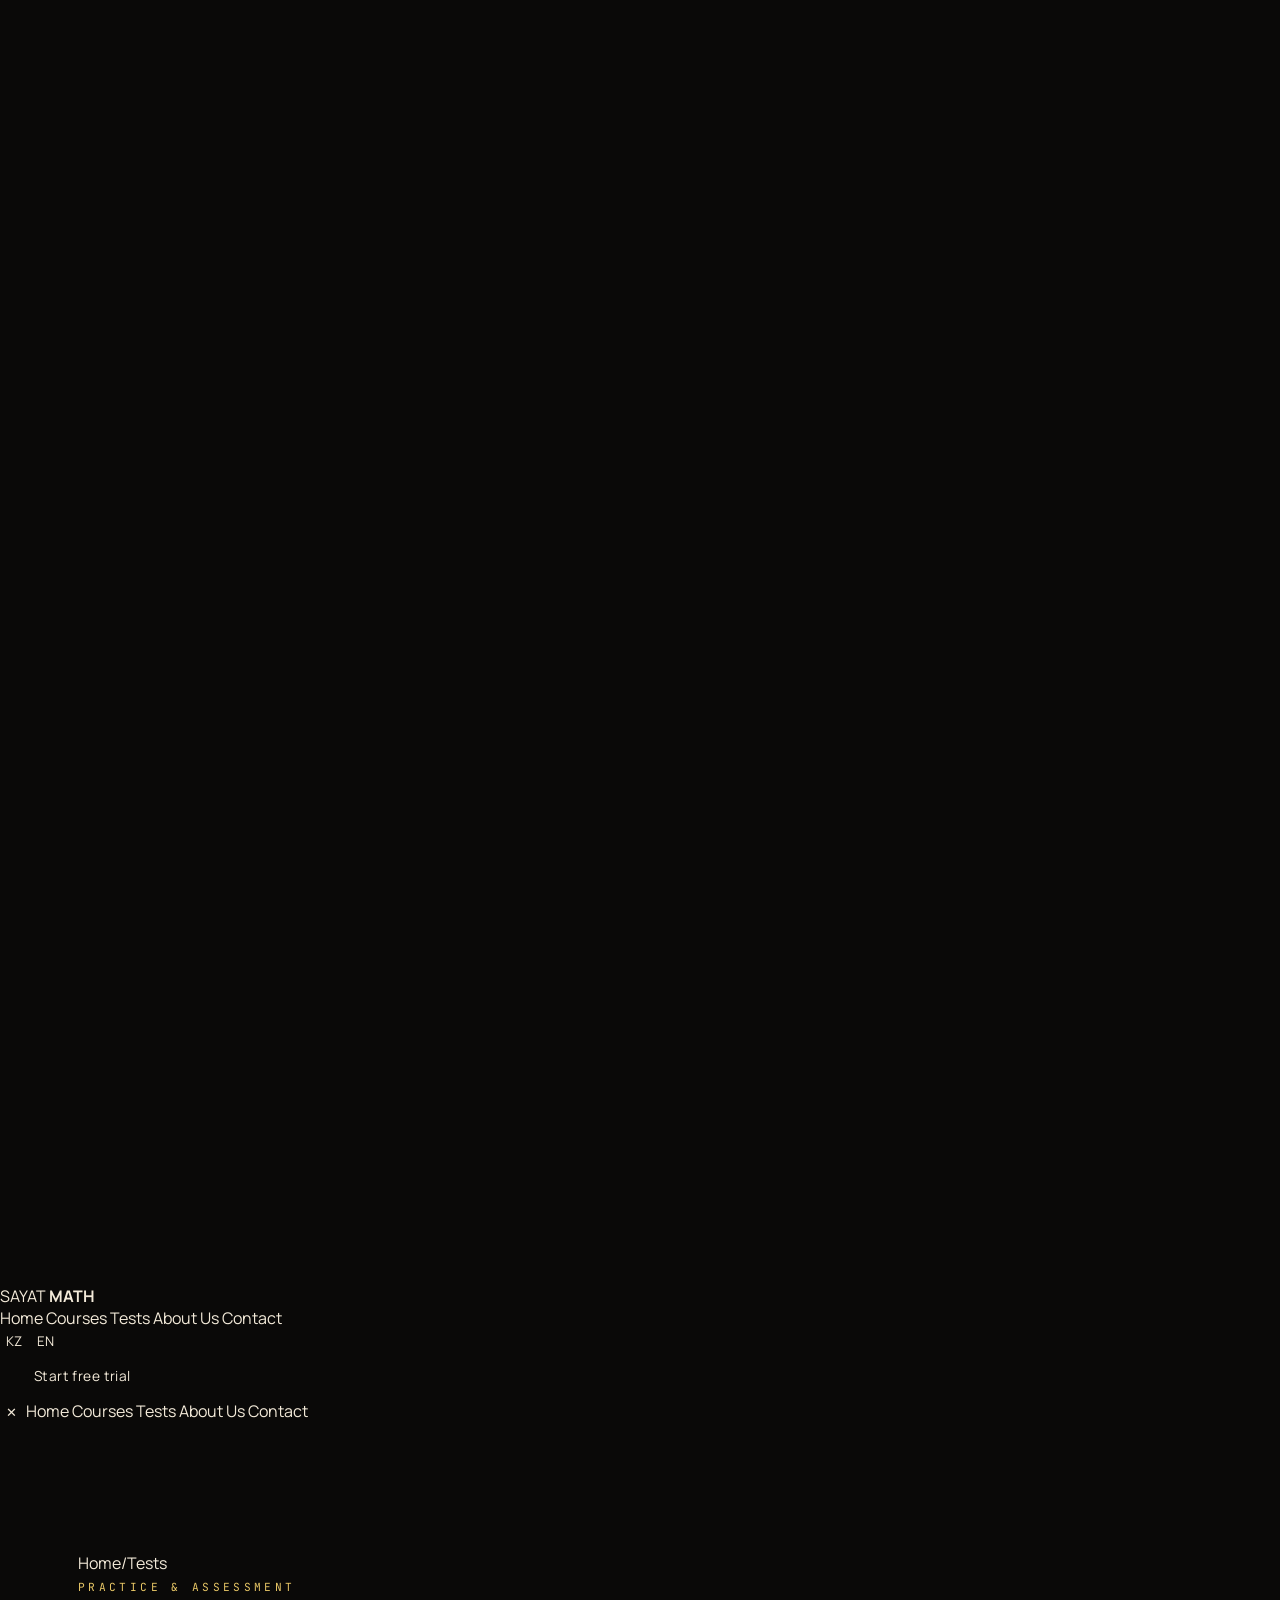
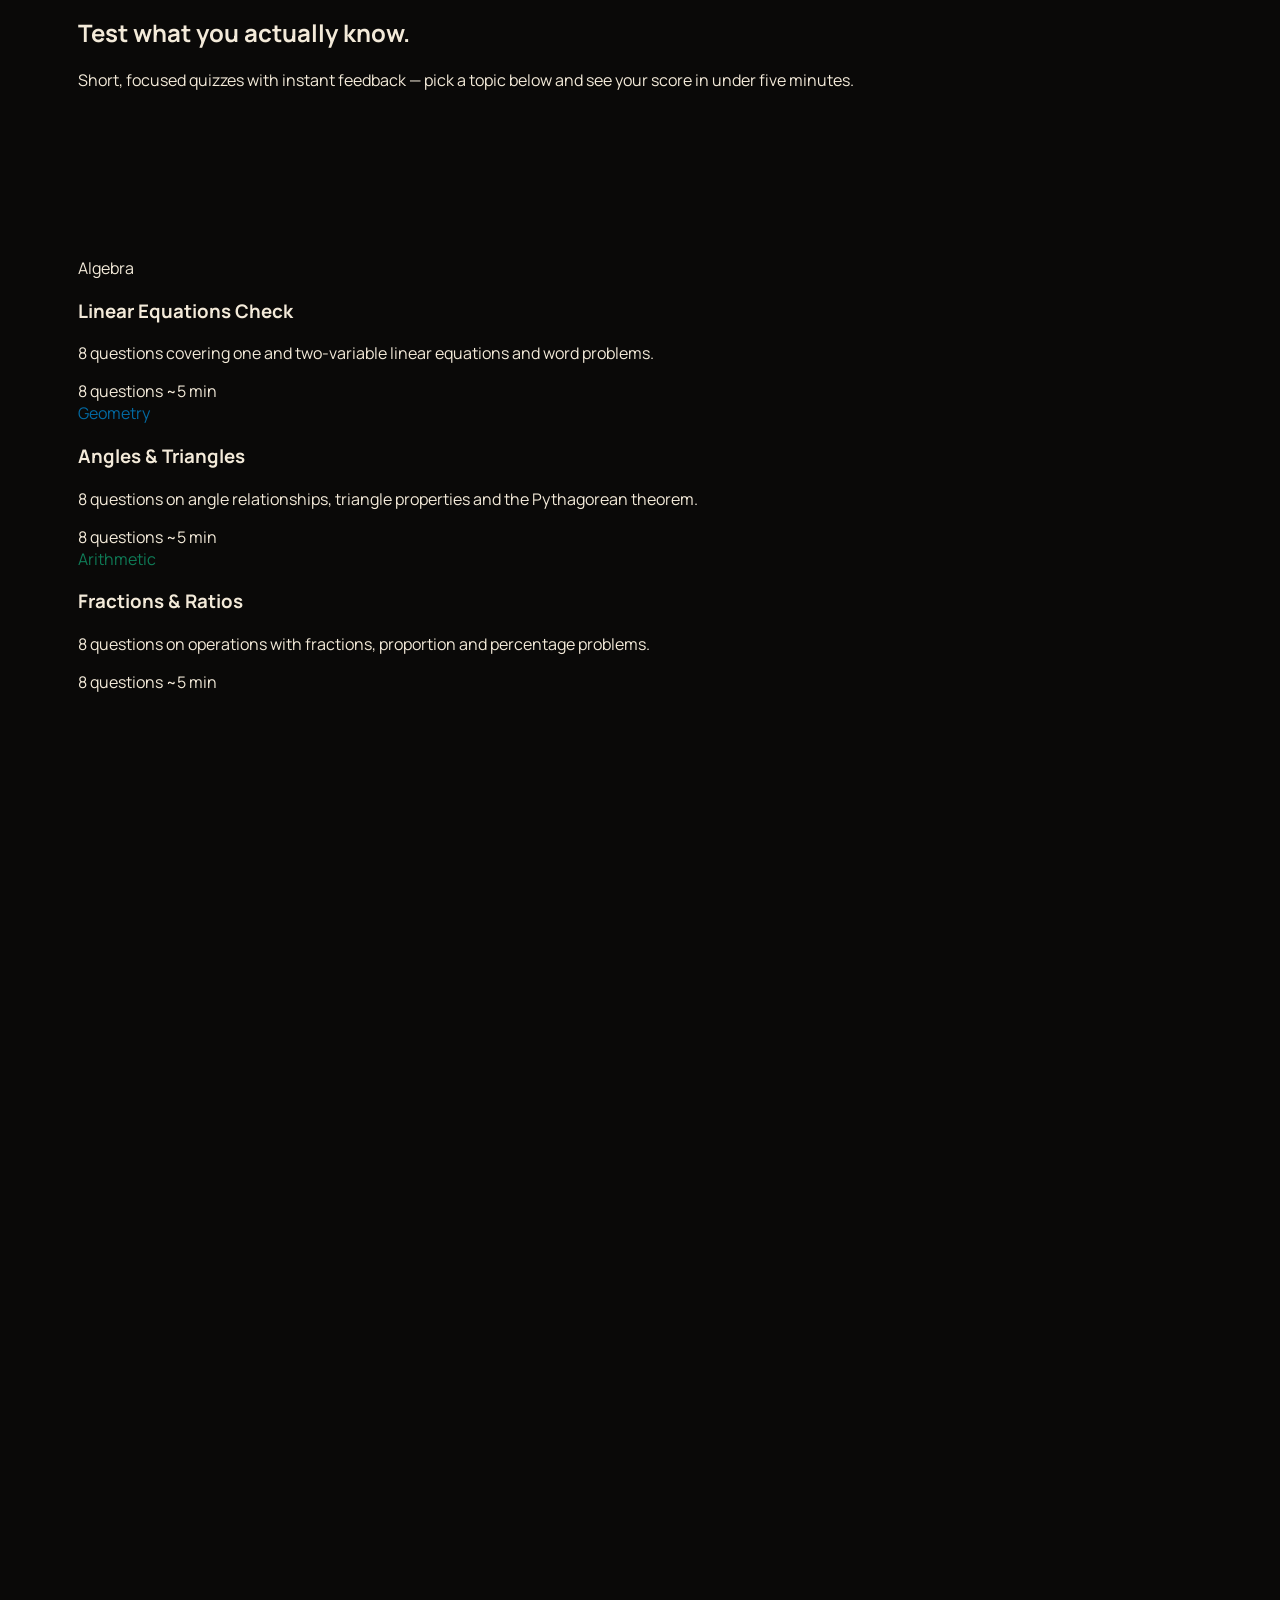
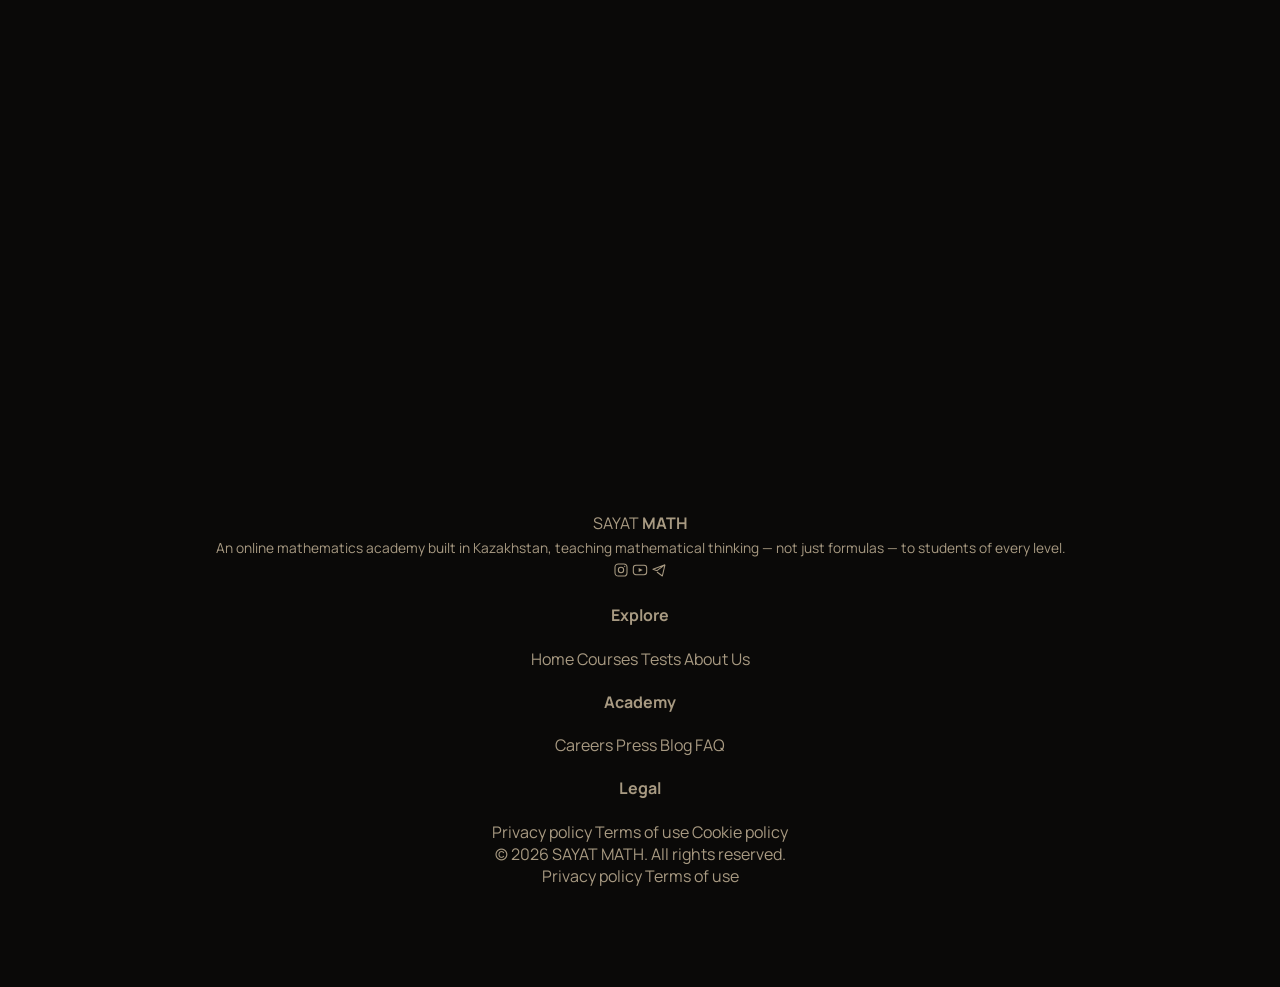
<file: tests.html>
<!DOCTYPE html>
<html lang="en">
<head>
<meta charset="UTF-8">
<meta name="viewport" content="width=device-width, initial-scale=1.0">
<title>Tests — SAYAT MATH</title>
<meta name="description" content="Take short, focused SAYAT MATH practice tests in algebra, geometry and arithmetic with instant feedback and a scored result.">
<meta property="og:title" content="Tests — SAYAT MATH">
<meta property="og:description" content="Short, focused quizzes with instant feedback — see your score in under five minutes.">
<meta property="og:type" content="website">
<link rel="icon" href="data:,">
<link rel="preconnect" href="https://fonts.googleapis.com">
<link rel="preconnect" href="https://fonts.gstatic.com" crossorigin>
<link href="https://fonts.googleapis.com/css2?family=Space+Grotesk:wght@500;600;700&family=Manrope:wght@400;500;600;700;800&family=JetBrains+Mono:wght@500;700&display=swap" rel="stylesheet">
<link rel="stylesheet" href="style.css">
</head>
<body>

<header class="site-header">
  <div class="wrap header-inner">
    <a href="index.html" class="brand">
      <span class="emblem brand-mark">
        <svg viewBox="0 0 100 100" fill="none" xmlns="http://www.w3.org/2000/svg">
          <circle cx="50" cy="50" r="46" stroke="var(--blue)" stroke-width="2" opacity=".35"/>
          <g class="emblem-spin">
            <path d="M50 8C65 8 72 20 68 32C65 41 54 44 50 36" stroke="var(--blue)" stroke-width="4" stroke-linecap="round"/>
            <path d="M92 50C92 65 80 72 68 68C59 65 56 54 64 50" stroke="var(--sky)" stroke-width="4" stroke-linecap="round"/>
            <path d="M50 92C35 92 28 80 32 68C35 59 46 56 50 64" stroke="var(--blue)" stroke-width="4" stroke-linecap="round"/>
            <path d="M8 50C8 35 20 28 32 32C41 35 44 46 36 50" stroke="var(--sky)" stroke-width="4" stroke-linecap="round"/>
          </g>
          <circle cx="50" cy="50" r="5" fill="var(--blue)"/>
        </svg>
      </span>
      <span class="brand-word">SAYAT <b>MATH</b></span>
    </a>
    <nav class="main-nav" aria-label="Primary">
      <a href="index.html" data-i18n="nav.home">Home</a>
      <a href="courses.html" data-i18n="nav.courses">Courses</a>
      <a href="tests.html" class="active" data-i18n="nav.tests">Tests</a>
      <a href="about.html" data-i18n="nav.about">About Us</a>
      <a href="contact.html" data-i18n="nav.contact">Contact</a>
    </nav>
    <div class="header-actions">
      <div class="lang-switch" role="group" aria-label="Language switch">
        <button type="button" data-lang="kk">KZ</button>
        <button type="button" data-lang="en">EN</button>
      </div>
      <a href="contact.html" class="btn btn-primary btn-sm header-cta" data-i18n="nav.cta">Start free trial</a>
      <button class="nav-toggle" aria-label="Open menu"><span></span></button>
    </div>
  </div>
</header>

<div class="mobile-nav">
  <div class="mobile-nav-panel">
    <button class="mobile-nav-close" aria-label="Close menu">✕</button>
    <a href="index.html" data-i18n="nav.home">Home</a>
    <a href="courses.html" data-i18n="nav.courses">Courses</a>
    <a href="tests.html" data-i18n="nav.tests">Tests</a>
    <a href="about.html" data-i18n="nav.about">About Us</a>
    <a href="contact.html" data-i18n="nav.contact">Contact</a>
  </div>
</div>

<main>
<section class="page-hero">
  <div class="grid-field" style="mask-image:radial-gradient(ellipse 60% 80% at 85% 20%, black 10%, transparent 70%);"></div>
  <div class="wrap page-hero-inner">
    <div class="crumb"><a href="index.html" data-i18n="nav.home">Home</a><span>/</span><span data-i18n="nav.tests">Tests</span></div>
    <span class="section-eyebrow" data-i18n="page.tests.eyebrow">Practice & assessment</span>
    <h1 data-i18n="page.tests.title">Test what you actually know.</h1>
    <p data-i18n="page.tests.desc">Short, focused quizzes with instant feedback — pick a topic below and see your score in under five minutes.</p>
  </div>
</section>

<section class="section" style="padding-top:20px;">
  <div class="wrap">

    <div class="test-grid stagger">
      <div class="test-card reveal" data-bank="algebra" style="--i:0;">
        <span class="test-tag" style="background:var(--blue-08); color:var(--blue-ink);" data-i18n="test1.tag">Algebra</span>
        <h3 data-i18n="test1.title">Linear Equations Check</h3>
        <p data-i18n="test1.desc">8 questions covering one and two-variable linear equations and word problems.</p>
        <div class="test-meta-row">
          <span class="test-meta" data-i18n="test.meta.questions">8 questions</span>
          <span class="test-meta" data-i18n="test.meta.time">~5 min</span>
        </div>
      </div>
      <div class="test-card reveal" data-bank="geometry" style="--i:1;">
        <span class="test-tag" style="background:var(--sky-10); color:#0369a1;" data-i18n="test2.tag">Geometry</span>
        <h3 data-i18n="test2.title">Angles & Triangles</h3>
        <p data-i18n="test2.desc">8 questions on angle relationships, triangle properties and the Pythagorean theorem.</p>
        <div class="test-meta-row">
          <span class="test-meta" data-i18n="test.meta.questions">8 questions</span>
          <span class="test-meta" data-i18n="test.meta.time">~5 min</span>
        </div>
      </div>
      <div class="test-card reveal" data-bank="arithmetic" style="--i:2;">
        <span class="test-tag" style="background:var(--green-10); color:#0f7a56;" data-i18n="test3.tag">Arithmetic</span>
        <h3 data-i18n="test3.title">Fractions & Ratios</h3>
        <p data-i18n="test3.desc">8 questions on operations with fractions, proportion and percentage problems.</p>
        <div class="test-meta-row">
          <span class="test-meta" data-i18n="test.meta.questions">8 questions</span>
          <span class="test-meta" data-i18n="test.meta.time">~5 min</span>
        </div>
      </div>
    </div>

    <div class="quiz-panel" hidden>
      <div class="quiz-body">
        <div class="quiz-progress-row">
          <span class="quiz-progress-label">Question 1 of 8</span>
          <span class="quiz-score-pill">Score: 0/8</span>
        </div>
        <div class="quiz-progress-bar"><div class="quiz-progress-fill"></div></div>
        <div class="quiz-question">—</div>
        <div class="quiz-options"></div>
        <div class="quiz-foot">
          <button class="btn btn-ghost btn-sm quiz-back-btn" data-i18n="quiz.back">Back to tests</button>
          <button class="btn btn-primary quiz-next-btn" disabled data-i18n="quiz.next">Next question</button>
        </div>
      </div>
      <div class="quiz-result" hidden>
        <div class="ring-wrap">
          <svg width="150" height="150" viewBox="0 0 150 150">
            <circle cx="75" cy="75" r="66" fill="none" stroke="var(--line)" stroke-width="10"/>
            <circle class="ring-fg" cx="75" cy="75" r="66" fill="none" stroke="var(--blue)" stroke-width="10" stroke-linecap="round"/>
          </svg>
          <div class="ring-num">0%</div>
        </div>
        <h3 data-i18n="quiz.result.title">Nicely done.</h3>
        <p data-i18n="quiz.result.desc">Here's how you did — review any topic you missed in the course library.</p>
        <div style="display:flex; gap:14px; justify-content:center; flex-wrap:wrap;">
          <button class="btn btn-ghost quiz-retake-btn" data-i18n="quiz.retake">Retake test</button>
          <button class="btn btn-primary quiz-back-btn" data-i18n="quiz.back">Back to tests</button>
        </div>
      </div>
    </div>

  </div>
</section>
</main>

<footer class="site-footer">
  <div class="wrap">
    <div class="footer-top">
      <div class="footer-brand">
        <a href="index.html" class="brand">
          <span class="emblem brand-mark">
            <svg viewBox="0 0 100 100" fill="none" xmlns="http://www.w3.org/2000/svg">
              <circle cx="50" cy="50" r="46" stroke="var(--blue)" stroke-width="2" opacity=".35"/>
              <path d="M50 8C65 8 72 20 68 32C65 41 54 44 50 36" stroke="var(--blue)" stroke-width="4" stroke-linecap="round"/>
              <path d="M92 50C92 65 80 72 68 68C59 65 56 54 64 50" stroke="var(--sky)" stroke-width="4" stroke-linecap="round"/>
              <path d="M50 92C35 92 28 80 32 68C35 59 46 56 50 64" stroke="var(--blue)" stroke-width="4" stroke-linecap="round"/>
              <path d="M8 50C8 35 20 28 32 32C41 35 44 46 36 50" stroke="var(--sky)" stroke-width="4" stroke-linecap="round"/>
              <circle cx="50" cy="50" r="5" fill="var(--blue)"/>
            </svg>
          </span>
          <span class="brand-word">SAYAT <b>MATH</b></span>
        </a>
        <p data-i18n="footer.desc">An online mathematics academy built in Kazakhstan, teaching mathematical thinking — not just formulas — to students of every level.</p>
        <div class="social-row">
          <a href="#" aria-label="Instagram"><svg width="16" height="16" viewBox="0 0 24 24" fill="none"><rect x="3" y="3" width="18" height="18" rx="5" stroke="currentColor" stroke-width="1.6"/><circle cx="12" cy="12" r="4" stroke="currentColor" stroke-width="1.6"/><circle cx="17.5" cy="6.5" r="1" fill="currentColor"/></svg></a>
          <a href="#" aria-label="YouTube"><svg width="16" height="16" viewBox="0 0 24 24" fill="none"><rect x="2" y="5" width="20" height="14" rx="4" stroke="currentColor" stroke-width="1.6"/><path d="M10 9l6 3-6 3V9z" fill="currentColor"/></svg></a>
          <a href="#" aria-label="Telegram"><svg width="16" height="16" viewBox="0 0 24 24" fill="none"><path d="M21 4L3 11l6 2m12-9l-4 17-8-6m12-11L9 13" stroke="currentColor" stroke-width="1.6" stroke-linejoin="round"/></svg></a>
        </div>
      </div>
      <div class="footer-col">
        <h4 data-i18n="footer.explore">Explore</h4>
        <a href="index.html" data-i18n="nav.home">Home</a>
        <a href="courses.html" data-i18n="nav.courses">Courses</a>
        <a href="tests.html" data-i18n="nav.tests">Tests</a>
        <a href="about.html" data-i18n="nav.about">About Us</a>
      </div>
      <div class="footer-col">
        <h4 data-i18n="footer.company">Academy</h4>
        <a href="about.html" data-i18n="footer.careers">Careers</a>
        <a href="about.html" data-i18n="footer.press">Press</a>
        <a href="about.html" data-i18n="footer.blog">Blog</a>
        <a href="contact.html" data-i18n="footer.faq">FAQ</a>
      </div>
      <div class="footer-col">
        <h4 data-i18n="footer.legal">Legal</h4>
        <a href="#" data-i18n="footer.privacy">Privacy policy</a>
        <a href="#" data-i18n="footer.terms">Terms of use</a>
        <a href="#" data-i18n="footer.cookies">Cookie policy</a>
      </div>
    </div>
    <div class="footer-bottom">
      <span>© 2026 SAYAT MATH. <span data-i18n="footer.rights">All rights reserved.</span></span>
      <div class="footer-bottom-links">
        <a href="#" data-i18n="footer.privacy">Privacy policy</a>
        <a href="#" data-i18n="footer.terms">Terms of use</a>
      </div>
    </div>
  </div>
</footer>

<script src="script.js"></script>
</body>
</html>
</file>
<file: style.css>
/* =========================================================
   ABZAL UTESHOV — ASTANA · LUXURY INVITATION
   Design tokens
   ========================================================= */
:root{
  --bg: #0a0908;
  --bg-elevated: #14120f;
  --bg-elevated-2: #1c1814;
  --gold: #c9a227;
  --gold-light: #e8c766;
  --gold-dim: #8a712a;
  --wine: #6d1b2b;
  --wine-light: #9c3247;
  --ivory: #f3ead9;
  --muted: #a89a82;
  --muted-dim: #6f6353;
  --glass: rgba(243,234,217,0.05);
  --glass-strong: rgba(243,234,217,0.09);
  --border: rgba(201,162,39,0.22);
  --border-soft: rgba(243,234,217,0.10);

  --font-display: 'Marcellus', 'Cormorant Garamond', serif;
  --font-serif: 'Cormorant Garamond', serif;
  --font-body: 'Manrope', sans-serif;
  --font-mono: 'JetBrains Mono', monospace;

  --ease: cubic-bezier(.22,1,.36,1);
  --container: 1180px;
}

*,*::before,*::after{ box-sizing: border-box; }
html{ scroll-behavior: smooth; }
body{
  margin:0;
  background: var(--bg);
  color: var(--ivory);
  font-family: var(--font-body);
  font-weight: 400;
  -webkit-font-smoothing: antialiased;
  overflow-x: hidden;
}
img{ max-width:100%; display:block; }
a{ color:inherit; text-decoration:none; }
button{ font-family: inherit; cursor:pointer; background:none; border:none; color:inherit; }
ul{ margin:0; padding:0; list-style:none; }

@media (prefers-reduced-motion: reduce){
  *{ animation-duration: 0.01ms !important; animation-iteration-count: 1 !important; transition-duration: 0.01ms !important; scroll-behavior:auto !important; }
}

:focus-visible{ outline: 1.5px solid var(--gold-light); outline-offset: 3px; }

/* =========================================================
   Aurora background + grain
   ========================================================= */
.aurora-bg{
  position: fixed; inset:0; z-index:-2; overflow:hidden; pointer-events:none;
}
.aurora-blob{
  position:absolute; border-radius:50%; filter: blur(90px); opacity:.35; mix-blend-mode: screen;
  animation: drift 26s ease-in-out infinite;
}
.a1{ width:52vw; height:52vw; background: radial-gradient(circle, var(--gold-dim), transparent 70%); top:-15%; left:-10%; animation-delay:0s; }
.a2{ width:46vw; height:46vw; background: radial-gradient(circle, var(--wine), transparent 70%); bottom:-20%; right:-10%; animation-delay:-8s; }
.a3{ width:38vw; height:38vw; background: radial-gradient(circle, var(--gold), transparent 72%); top:40%; left:40%; opacity:.18; animation-delay:-16s; }
@keyframes drift{
  0%,100%{ transform: translate(0,0) scale(1); }
  50%{ transform: translate(4%, -3%) scale(1.08); }
}
.grain{
  position:absolute; inset:-100%; opacity:.035; pointer-events:none;
  background-image: url("data:image/svg+xml,%3Csvg xmlns='http://www.w3.org/2000/svg' width='120' height='120'%3E%3Cfilter id='n'%3E%3CfeTurbulence type='fractalNoise' baseFrequency='0.9' numOctaves='2' stitchTiles='stitch'/%3E%3C/filter%3E%3Crect width='100%25' height='100%25' filter='url(%23n)'/%3E%3C/svg%3E");
}

/* =========================================================
   Preloader
   ========================================================= */
.preloader{
  position: fixed; inset:0; z-index: 999; background: var(--bg);
  display:flex; flex-direction:column; align-items:center; justify-content:center; gap:22px;
  transition: opacity .8s var(--ease), visibility .8s var(--ease);
}
.preloader.done{ opacity:0; visibility:hidden; }
.preloader-shanyrak{ color: var(--gold); }
.pl-ring{ fill:none; stroke:currentColor; stroke-width:1; opacity:.7; transform-origin:100px 100px; }
.pl-ring-1{ animation: spin 6s linear infinite; stroke-dasharray: 4 8; }
.pl-ring-2{ animation: spin 4s linear infinite reverse; stroke-dasharray: 2 6; opacity:.5; }
.pl-spokes line{ stroke: var(--gold-light); stroke-width: 1; opacity:.55; }
@keyframes spin{ to{ transform: rotate(360deg); } }
.preloader-label{
  font-family: var(--font-mono); font-size:.68rem; letter-spacing: .28em; text-transform:uppercase; color: var(--muted);
}

/* =========================================================
   Scroll progress + cursor glow
   ========================================================= */
.scroll-progress{
  position: fixed; top:0; left:0; height:2px; width:0%; z-index: 500;
  background: linear-gradient(90deg, var(--wine-light), var(--gold-light));
}
.cursor-glow{
  position: fixed; width: 420px; height:420px; border-radius:50%; pointer-events:none; z-index:1;
  background: radial-gradient(circle, rgba(201,162,39,0.10), transparent 70%);
  transform: translate(-50%,-50%); left:50%; top:50%;
  transition: opacity .3s ease; opacity:0;
}
@media (hover:hover){ .cursor-glow.active{ opacity:1; } }

/* =========================================================
   Nav
   ========================================================= */
.site-nav{
  position: fixed; top:0; left:0; right:0; z-index: 300;
  padding: 18px 0; transition: background .4s var(--ease), padding .4s var(--ease), border-color .4s var(--ease);
  border-bottom: 1px solid transparent;
}
.site-nav.scrolled{
  background: rgba(10,9,8,0.72); backdrop-filter: blur(16px); -webkit-backdrop-filter: blur(16px);
  border-bottom-color: var(--border-soft); padding: 12px 0;
}
.nav-inner{
  max-width: var(--container); margin:0 auto; padding:0 28px;
  display:flex; align-items:center; justify-content:space-between; gap:24px;
}
.nav-emblem{ display:flex; align-items:center; gap:10px; color: var(--gold-light); font-family: var(--font-display); font-size:1rem; letter-spacing:.02em; }
.nav-links{ display:flex; gap:30px; }
.nav-links a{ font-size:.82rem; letter-spacing:.03em; color: var(--muted); transition: color .3s ease; position:relative; }
.nav-links a::after{ content:''; position:absolute; left:0; bottom:-6px; width:0; height:1px; background: var(--gold-light); transition: width .3s var(--ease); }
.nav-links a:hover{ color: var(--ivory); }
.nav-links a:hover::after{ width:100%; }
.nav-cta{
  border:1px solid var(--border); padding:9px 20px; border-radius:999px; font-size:.78rem; letter-spacing:.03em;
  transition: all .35s var(--ease);
}
.nav-cta:hover{ background: var(--gold); color:#1a1509; border-color: var(--gold); }
@media (max-width: 860px){ .nav-links{ display:none; } }

/* =========================================================
   Buttons
   ========================================================= */
.btn{
  position:relative; display:inline-flex; align-items:center; justify-content:center;
  padding: 15px 34px; border-radius: 999px; font-size:.86rem; letter-spacing:.03em;
  overflow:hidden; isolation:isolate; transition: transform .4s var(--ease), box-shadow .4s var(--ease);
}
.btn span{ position:relative; z-index:2; }
.btn-gold{
  background: linear-gradient(135deg, var(--gold-light), var(--gold) 60%, var(--gold-dim));
  color:#1a1509; font-weight:600;
  box-shadow: 0 10px 30px -10px rgba(201,162,39,.55);
}
.btn-gold:hover{ transform: translateY(-2px); box-shadow: 0 16px 40px -8px rgba(201,162,39,.7); }
.btn-gold::before{
  content:''; position:absolute; inset:0; z-index:1;
  background: linear-gradient(120deg, transparent 30%, rgba(255,255,255,.55) 50%, transparent 70%);
  transform: translateX(-120%); transition: transform .7s var(--ease);
}
.btn-gold:hover::before{ transform: translateX(120%); }
.btn-ghost{
  border:1px solid var(--border); color: var(--ivory); background: var(--glass); backdrop-filter: blur(6px);
}
.btn-ghost:hover{ border-color: var(--gold-light); background: var(--glass-strong); transform: translateY(-2px); }
.btn-small{ padding: 9px 18px; font-size:.74rem; }

/* =========================================================
   Section scaffolding
   ========================================================= */
section{ position: relative; padding: 130px 28px; max-width: var(--container); margin: 0 auto; }
@media (max-width: 600px){
  section{ padding: 80px 18px; }
}
@media (max-width: 400px){
  section{ padding: 64px 14px; }
}
.section-eyebrow{
  text-align:center; font-family: var(--font-mono); font-size:.7rem; letter-spacing:.3em; text-transform:uppercase;
  color: var(--gold-light); margin: 0 0 14px;
}
.section-title{
  text-align:center; font-family: var(--font-display); font-size: clamp(1.9rem, 3.6vw, 2.9rem); font-weight:400;
  color: var(--ivory); margin: 0 0 64px; letter-spacing:.01em;
}

[data-reveal]{ opacity:0; transform: translateY(28px); transition: opacity .9s var(--ease), transform .9s var(--ease); }
[data-reveal].in{ opacity:1; transform: translateY(0); }

/* =========================================================
   HERO
   ========================================================= */
.hero{
  position: relative; min-height: 100svh; display:flex; align-items:center;
  padding: 140px 28px 80px; overflow:hidden;
}
@media (max-width: 600px){
  .hero{ padding: 110px 18px 60px; }
}
@media (max-width: 400px){
  .hero{ padding: 96px 14px 50px; }
}
.hero-particles{ position:absolute; inset:0; pointer-events:none; z-index:0; }
.hero-particles .p{
  position:absolute; border-radius:50%; background: var(--gold-light); opacity:.5;
  animation: float-up linear infinite;
}
@keyframes float-up{
  0%{ transform: translateY(0) translateX(0); opacity:0; }
  10%{ opacity:.6; }
  90%{ opacity:.5; }
  100%{ transform: translateY(-100vh) translateX(20px); opacity:0; }
}
.hero-inner{
  position:relative; z-index:2; max-width: var(--container); margin:0 auto; width:100%;
  display:grid; grid-template-columns: 1.1fr .9fr; gap: 40px; align-items:center;
}
.eyebrow{
  font-family: var(--font-mono); font-size:.72rem; letter-spacing:.3em; text-transform:uppercase; color: var(--gold-light);
  margin:0 0 22px;
}
.hero-title{ margin:0 0 22px; font-family: var(--font-display); line-height:.98; }
.hero-title-line{ display:block; font-size: clamp(3rem, 8vw, 6.2rem); color: var(--ivory); }
.hero-title-accent{
  background: linear-gradient(120deg, var(--gold-light), var(--gold) 45%, var(--wine-light));
  -webkit-background-clip:text; background-clip:text; color:transparent;
}
.hero-subtitle{ font-family: var(--font-serif); font-size:1.2rem; color: var(--muted); max-width:46ch; line-height:1.55; margin: 0 0 40px; font-style:italic; }
.hero-meta{ display:flex; align-items:center; gap:20px; margin-bottom:40px; flex-wrap:wrap; }
.hero-meta-item{ display:flex; flex-direction:column; gap:4px; }
.hmi-label{ font-family: var(--font-mono); font-size:.62rem; letter-spacing:.2em; text-transform:uppercase; color: var(--muted-dim); }
.hmi-value{ font-size:.95rem; color: var(--ivory); }
.hero-meta-sep{ width:1px; height:28px; background: var(--border-soft); }
.hero-actions{ display:flex; gap:16px; flex-wrap:wrap; }

.hero-portrait{ position:relative; display:flex; justify-content:center; }
.portrait-frame{
  position:relative; width: min(360px, 80vw); aspect-ratio: 4/5; border-radius: 18px; overflow:hidden;
  border: 1px solid var(--border);
  box-shadow: 0 40px 90px -30px rgba(0,0,0,.7);
}
.portrait-frame img{ width:100%; height:100%; object-fit:cover; }
.portrait-glow{
  position:absolute; inset:-40% -40% auto auto; width:70%; height:70%;
  background: radial-gradient(circle, rgba(201,162,39,.5), transparent 70%); filter: blur(50px); z-index:-1;
}
.portrait-ring{
  position:absolute; inset:14px; border:1px solid rgba(243,234,217,.25); border-radius:12px; pointer-events:none;
}
.scroll-hint{
  position:absolute; bottom: 34px; left:50%; transform: translateX(-50%); z-index:2;
  width:1px; height:52px; background: linear-gradient(var(--gold-light), transparent);
}
.scroll-hint span{
  position:absolute; top:0; left:-3px; width:7px; height:7px; border-radius:50%; background: var(--gold-light);
  animation: hint-drop 2.2s ease-in-out infinite;
}
@keyframes hint-drop{ 0%{ top:0; opacity:1; } 90%{ opacity:0; } 100%{ top:100%; opacity:0; } }

@media (max-width: 900px){
  .hero-inner{ grid-template-columns: 1fr; text-align:center; }
  .hero-meta{ justify-content:center; }
  .hero-actions{ justify-content:center; }
  .hero-portrait{ order:-1; }
}

/* =========================================================
   COUNTDOWN
   ========================================================= */
.countdown-section{ padding-top: 90px; padding-bottom:90px; text-align:center; }
.countdown-grid{ display:flex; align-items:center; justify-content:center; gap: 18px; flex-wrap:wrap; }
.cd-unit{
  display:flex; flex-direction:column; align-items:center; gap:10px;
  min-width: 108px; padding: 26px 10px; border-radius: 18px;
  background: var(--glass); border:1px solid var(--border-soft); backdrop-filter: blur(10px);
}
.cd-number{
  font-family: var(--font-mono); font-size: clamp(2.1rem, 5vw, 3.2rem); font-weight:500; color: var(--gold-light);
  font-variant-numeric: tabular-nums; transition: transform .25s var(--ease);
}
.cd-number.tick{ transform: translateY(-6px); }
.cd-label{ font-size:.7rem; letter-spacing:.25em; text-transform:uppercase; color: var(--muted); }
.cd-divider{ font-family: var(--font-display); font-size:2rem; color: var(--muted-dim); }
@media (max-width:640px){ .cd-divider{ display:none; } .cd-unit{ min-width: 80px; padding:18px 6px; } }

/* =========================================================
   TICKET
   ========================================================= */
.ticket-section{ padding-top: 60px; }
.ticket-wrap{ display:flex; justify-content:center; margin-bottom: 56px; perspective: 1400px; }
.ticket-card{
  display:grid; grid-template-columns: 150px 1fr; max-width: 640px; width:100%;
  background: linear-gradient(160deg, var(--bg-elevated-2), var(--bg-elevated));
  border-radius: 22px; overflow:hidden; border:1px solid var(--border);
  box-shadow: 0 50px 100px -40px rgba(0,0,0,.8), 0 0 0 1px rgba(201,162,39,.05) inset;
  transition: transform .6s var(--ease);
}
.ticket-wrap:hover .ticket-card{ transform: rotateX(2deg) rotateY(-2deg) translateY(-4px); }
.ticket-photo{ position:relative; }
.ticket-photo img{ width:100%; height:100%; object-fit:cover; filter: saturate(1.05); }
.ticket-photo::after{ content:''; position:absolute; inset:0; background: linear-gradient(90deg, transparent 60%, var(--bg-elevated-2)); }
.ticket-body{ padding: 26px 26px 22px; position:relative; }
.ticket-top{ display:flex; align-items:flex-start; justify-content:space-between; gap:10px; margin-bottom:18px; }
.ticket-kicker{ font-family: var(--font-mono); font-size:.62rem; letter-spacing:.25em; text-transform:uppercase; color: var(--gold-light); margin:0 0 6px; }
.ticket-title{ font-family: var(--font-display); font-size:1.4rem; line-height:1.15; margin:0; color: var(--ivory); }
.ticket-logo{ color: var(--gold); opacity:.8; flex-shrink:0; }
.ticket-grid{ display:grid; grid-template-columns: repeat(3,1fr); gap: 14px 10px; margin-bottom:20px; }
.ticket-grid > div{ display:flex; flex-direction:column; gap:3px; }
.tg-label{ font-size:.62rem; letter-spacing:.15em; text-transform:uppercase; color: var(--muted-dim); }
.tg-value{ font-size:.88rem; color: var(--ivory); font-weight:500; }
.ticket-perf{
  height:0; border-top: 2px dashed var(--border); margin: 6px -26px 16px; position:relative;
}
.ticket-perf::before, .ticket-perf::after{
  content:''; position:absolute; top:-11px; width:22px; height:22px; border-radius:50%; background: var(--bg);
}
.ticket-perf::before{ left:-11px; }
.ticket-perf::after{ right:-11px; }
.ticket-bottom{ display:flex; align-items:center; justify-content:space-between; gap:14px; }
.barcode{ color: var(--ivory); opacity:.85; flex:1; height:36px; }
.barcode svg{ width:100%; height:100%; }
.qr-placeholder{ color: var(--ivory); width:52px; height:52px; flex-shrink:0; }
.qr-placeholder svg{ width:100%; height:100%; }

@media (max-width: 620px){
  .ticket-card{ grid-template-columns: 1fr; }
  .ticket-photo{ height:140px; }
}
@media (max-width: 400px){
  .ticket-body{ padding: 20px 18px 18px; }
  .ticket-perf{ margin: 6px -18px 16px; }
  .ticket-grid{ grid-template-columns: repeat(2,1fr); gap: 12px 10px; }
}

.ticket-open-cta{ text-align:center; }
.ticket-hint{ margin-top:14px; font-size:.82rem; color: var(--muted); }

/* =========================================================
   FOR HER — personal invitation section
   ========================================================= */
.for-her-wrap{
  display:grid; grid-template-columns: .8fr 1.2fr; gap: 56px; align-items:center;
}
.fh-portrait{ display:flex; justify-content:center; }
.fh-frame{
  position:relative; width: min(280px, 70vw); aspect-ratio: 1/1; border-radius: 50%; overflow:hidden;
  border: 1px solid var(--border); box-shadow: 0 40px 90px -30px rgba(0,0,0,.7);
}
.fh-frame img{ width:100%; height:100%; object-fit:cover; }
.fh-ring{
  position:absolute; inset:12px; border:1px solid rgba(243,234,217,.28); border-radius:50%; pointer-events:none;
}
.fh-note{ }
.fh-line{
  font-family: var(--font-serif); font-size: clamp(1.1rem, 1.6vw, 1.3rem); color: var(--ivory);
  line-height:1.7; margin: 0 0 16px; font-style: italic;
}
.fh-quote{
  font-family: var(--font-display); font-size: clamp(1.5rem, 2.6vw, 2rem); color: var(--gold-light);
  margin: 26px 0 28px; letter-spacing:.01em;
}
.fh-cta{ display:inline-flex; }
@media (max-width: 860px){
  .for-her-wrap{ grid-template-columns: 1fr; text-align:center; }
  .fh-cta{ margin: 0 auto; }
}

/* =========================================================
   PROGRAM / TIMELINE
   ========================================================= */
.timeline{ position:relative; max-width: 680px; margin: 0 auto; }
.timeline-line{
  position:absolute; left: 7px; top:8px; bottom:8px; width:1px; background: var(--border-soft);
}
.timeline-fill{ position:absolute; top:0; left:0; width:100%; height:0%; background: linear-gradient(var(--gold-light), var(--wine-light)); transition: height 1.2s var(--ease); }
.timeline-item{ position:relative; padding-left: 44px; margin-bottom: 42px; }
.timeline-item:last-child{ margin-bottom:0; }
.ti-dot{ position:absolute; left:0; top:4px; width:15px; height:15px; border-radius:50%; background: var(--bg); border: 2px solid var(--gold); }
.ti-time{ font-family: var(--font-mono); font-size:.75rem; letter-spacing:.15em; color: var(--gold-light); margin-bottom:6px; }
.ti-body h4{ margin:0 0 4px; font-family: var(--font-display); font-weight:400; font-size:1.15rem; }
.ti-body p{ margin:0; color: var(--muted); font-size:.9rem; }

/* =========================================================
   LOCATION
   ========================================================= */
.location-wrap{ display:grid; grid-template-columns: 1.4fr 1fr; gap: 24px; align-items:stretch; }
.location-map{
  border-radius: 20px; overflow:hidden; border:1px solid var(--border-soft); min-height:340px; filter: grayscale(.3) contrast(1.05);
}
.location-map iframe{ width:100%; height:100%; min-height:340px; border:0; }
.location-info{
  padding: 32px; border-radius: 20px; background: var(--glass); border:1px solid var(--border-soft);
  display:flex; flex-direction:column; justify-content:center; gap:10px;
}
.location-info h3{ font-family: var(--font-display); font-size:1.4rem; margin:0 0 4px; font-weight:400; }
.location-info p{ margin:0; color: var(--muted); }
.location-note{ font-size:.85rem; font-style:italic; }
.location-info .btn{ margin-top:16px; align-self:flex-start; }
@media (max-width: 860px){ .location-wrap{ grid-template-columns:1fr; } }

/* =========================================================
   INVITATION CARD
   ========================================================= */
.invite-card{
  position:relative; max-width: 560px; margin:0 auto; padding: 64px 48px; text-align:center;
  background: linear-gradient(170deg, var(--bg-elevated-2), var(--bg-elevated));
  border: 1px solid var(--border); border-radius: 4px;
  box-shadow: 0 50px 100px -40px rgba(0,0,0,.8);
}
@media (max-width: 600px){
  .invite-card{ padding: 44px 22px; }
}
@media (max-width: 400px){
  .invite-card{ padding: 36px 16px; }
}
.ic-corner{ position:absolute; width:26px; height:26px; border: 1px solid var(--gold); }
.ic-tl{ top:14px; left:14px; border-right:none; border-bottom:none; }
.ic-tr{ top:14px; right:14px; border-left:none; border-bottom:none; }
.ic-bl{ bottom:14px; left:14px; border-right:none; border-top:none; }
.ic-br{ bottom:14px; right:14px; border-left:none; border-top:none; }
.ic-eyebrow{ font-family: var(--font-mono); font-size:.66rem; letter-spacing:.28em; text-transform:uppercase; color: var(--gold-light); margin:0 0 18px; }
.ic-name{ font-family: var(--font-display); font-size: clamp(1.5rem, 3vw, 2rem); font-weight:400; margin:0 0 24px; line-height:1.3; }
.ic-rule{ width: 60px; height:1px; background: var(--border); margin: 20px auto; }
.ic-line{ margin: 8px 0; font-family: var(--font-serif); font-size:1.15rem; color: var(--ivory); }
.ic-line span{ display:block; font-family: var(--font-mono); font-size:.6rem; letter-spacing:.2em; text-transform:uppercase; color: var(--muted-dim); margin-bottom:3px; }
.ic-footer{ font-style:italic; color: var(--muted); font-size:.9rem; margin: 20px 0 0; }

/* =========================================================
   CONTACT
   ========================================================= */
.contact-grid{ display:grid; grid-template-columns: repeat(4,1fr); gap:16px; }
.contact-btn{
  display:flex; flex-direction:column; align-items:center; gap:10px; padding: 26px 12px; border-radius:16px;
  background: var(--glass); border:1px solid var(--border-soft); text-align:center; font-size:.84rem;
  transition: all .4s var(--ease);
}
.contact-btn:hover{ transform: translateY(-5px); border-color: var(--gold-light); background: var(--glass-strong); }
.cb-icon{ width:24px; height:24px; color: var(--gold-light); transition: transform .4s var(--ease); }
.contact-btn:hover .cb-icon{ transform: scale(1.15) rotate(-6deg); }
@media (max-width: 700px){ .contact-grid{ grid-template-columns: repeat(2,1fr); } }

/* =========================================================
   FOOTER
   ========================================================= */
.site-footer{ text-align:center; padding: 60px 28px 100px; color: var(--muted); }
.footer-emblem{ color: var(--gold); margin-bottom:14px; display:flex; justify-content:center; }
.site-footer p{ margin: 4px 0; font-size:.86rem; }
.footer-fine{ color: var(--muted-dim); font-size:.75rem; }

/* =========================================================
   Floating buttons
   ========================================================= */
.music-fab, .fab-top{
  position: fixed; right: 24px; z-index: 200; width:52px; height:52px; border-radius:50%;
  display:flex; align-items:center; justify-content:center;
  background: rgba(20,18,15,.7); border:1px solid var(--border); backdrop-filter: blur(10px);
  color: var(--gold-light); transition: all .4s var(--ease);
}
.music-fab{ bottom: 24px; }
.fab-top{ bottom: 88px; opacity:0; pointer-events:none; transform: translateY(10px); }
.fab-top.show{ opacity:1; pointer-events:auto; transform: translateY(0); }
.music-fab:hover, .fab-top:hover{ border-color: var(--gold-light); transform: translateY(-3px); }
.music-fab svg{ width:20px; height:20px; }
.music-bars{ position:absolute; display:flex; align-items:flex-end; gap:2px; height:12px; opacity:0; }
.music-fab.playing .music-on{ display:none; }
.music-fab.playing .music-bars{ opacity:1; }
.music-bars i{ width:2.5px; background: var(--gold-light); border-radius:1px; animation: bar 1s ease-in-out infinite; }
.music-bars i:nth-child(2){ animation-delay:.2s; }
.music-bars i:nth-child(3){ animation-delay:.4s; }
@keyframes bar{ 0%,100%{ height:4px; } 50%{ height:12px; } }
.fab-top svg{ width:18px; height:18px; }

/* =========================================================
   Modals
   ========================================================= */
.modal{
  position: fixed; inset:0; z-index: 900; display:flex; align-items:center; justify-content:center;
  opacity:0; visibility:hidden; transition: opacity .45s var(--ease), visibility .45s var(--ease);
}
.modal.open{ opacity:1; visibility:visible; }
.modal-backdrop{ position:absolute; inset:0; background: rgba(6,5,4,.86); backdrop-filter: blur(8px); }
.modal-close{
  position:absolute; top: 22px; right: 26px; z-index:5; font-size:1.8rem; line-height:1; color: var(--ivory);
  width:44px; height:44px; border-radius:50%; display:flex; align-items:center; justify-content:center;
  border:1px solid var(--border-soft); transition: all .3s ease;
}
.modal-close:hover{ border-color: var(--gold-light); transform: rotate(90deg); }

.ticket-modal .modal-panel{
  position:relative; z-index:2; width:min(560px,92vw); max-height:86vh; overflow:auto;
  background: var(--bg-elevated); border:1px solid var(--border); border-radius:22px; padding: 46px 30px 34px;
  transform: scale(.92) translateY(20px); transition: transform .5s var(--ease);
}
.modal.open .modal-panel{ transform: scale(1) translateY(0); }


.tm-viewer-toolbar{ display:flex; align-items:center; gap:8px; margin-bottom:16px; flex-wrap:wrap; justify-content:center; }
.tm-viewer-toolbar button:not(.btn){
  width:34px; height:34px; border-radius:50%; border:1px solid var(--border-soft); color: var(--ivory);
}
.tm-viewer-toolbar button:not(.btn):hover{ border-color: var(--gold-light); }
.tm-viewer-frame{
  width:100%; height: 52vh; border-radius:14px; overflow:hidden; background: #050403;
  display:flex; align-items:center; justify-content:center; cursor: grab; border:1px solid var(--border-soft);
}
.tm-viewer-frame:active{ cursor: grabbing; }
.tm-viewer-frame img{ max-width:100%; max-height:100%; transition: transform .15s ease-out; user-select:none; -webkit-user-drag:none; }

#confettiCanvas{ position: fixed; inset:0; pointer-events:none; z-index: 950; }





/* =========================================================
   UNIVERSITY PREVIEW CARD & MODAL
   ========================================================= */
.univ-card-preview {
  margin-top: 28px;
  display: flex;
  align-items: center;
  gap: 16px;
  background: rgba(243, 234, 217, 0.04);
  border: 1px solid var(--border);
  border-radius: 20px;
  padding: 12px 18px 12px 12px;
  cursor: pointer;
  transition: all 0.35s var(--ease);
}

.univ-card-preview:hover {
  background: rgba(212, 175, 55, 0.12);
  border-color: var(--gold-light);
  transform: translateY(-3px);
  box-shadow: 0 10px 25px rgba(0, 0, 0, 0.5);
}

.univ-thumb-wrap {
  position: relative;
  width: 84px;
  height: 64px;
  border-radius: 12px;
  overflow: hidden;
  flex-shrink: 0;
  border: 1px solid var(--border-soft);
}

.univ-thumb-img {
  width: 100%;
  height: 100%;
  object-fit: cover;
  transition: transform 0.4s var(--ease);
}

.univ-card-preview:hover .univ-thumb-img {
  transform: scale(1.1);
}

.univ-overlay {
  position: absolute;
  inset: 0;
  background: rgba(10, 9, 8, 0.65);
  display: flex;
  flex-direction: column;
  align-items: center;
  justify-content: center;
  gap: 2px;
  opacity: 0;
  transition: opacity 0.3s ease;
  font-size: 0.65rem;
  color: var(--gold-light);
  font-weight: 600;
}

.univ-card-preview:hover .univ-overlay {
  opacity: 1;
}

.univ-zoom-icon {
  font-size: 0.9rem;
}

.univ-details {
  text-align: left;
}

.univ-tag {
  font-family: var(--font-mono);
  font-size: 0.62rem;
  letter-spacing: 0.18em;
  text-transform: uppercase;
  color: var(--gold-light);
}

.univ-name {
  margin: 4px 0 0;
  font-family: var(--font-display);
  font-size: 1.05rem;
  color: var(--ivory);
  font-weight: 400;
}

/* Modal styles for University Image */
.univ-modal-panel {
  width: min(780px, 94vw) !important;
  padding: 24px !important;
  background: var(--bg-elevated-2) !important;
}

.univ-modal-body {
  display: flex;
  flex-direction: column;
  gap: 16px;
}

.univ-full-img {
  width: 100%;
  max-height: 65vh;
  object-fit: cover;
  border-radius: 14px;
  border: 1px solid var(--border-soft);
}

.univ-modal-caption {
  text-align: center;
}

.univ-modal-caption h3 {
  font-family: var(--font-display);
  font-size: 1.4rem;
  color: var(--gold-light);
  margin: 0 0 6px;
}

.univ-modal-caption p {
  margin: 0;
  color: var(--muted);
  font-size: 0.9rem;
}

@media (max-width: 600px) {
  .univ-card-preview {
    flex-direction: column;
    text-align: center;
    padding: 16px;
  }
  .univ-details {
    text-align: center;
  }
  .univ-thumb-wrap {
    width: 100%;
    height: 140px;
  }
}



/* =========================================================
   QAZAQCONCERT PREVIEW CARD & MODAL
   ========================================================= */
.venue-card-preview {
  margin-top: 28px;
  display: flex;
  align-items: center;
  gap: 16px;
  background: rgba(243, 234, 217, 0.04);
  border: 1px solid var(--border);
  border-radius: 18px;
  padding: 12px 18px 12px 12px;
  cursor: pointer;
  transition: all 0.35s var(--ease);
}

.venue-card-preview:hover {
  background: rgba(212, 175, 55, 0.12);
  border-color: var(--gold-light);
  transform: translateY(-3px);
  box-shadow: 0 10px 25px rgba(0, 0, 0, 0.5);
}

.venue-thumb-wrap {
  position: relative;
  width: 84px;
  height: 64px;
  border-radius: 12px;
  overflow: hidden;
  flex-shrink: 0;
  border: 1px solid var(--border-soft);
}

.venue-thumb-img {
  width: 100%;
  height: 100%;
  object-fit: cover;
  transition: transform 0.4s var(--ease);
}

.venue-card-preview:hover .venue-thumb-img {
  transform: scale(1.1);
}

.venue-overlay {
  position: absolute;
  inset: 0;
  background: rgba(10, 9, 8, 0.65);
  display: flex;
  flex-direction: column;
  align-items: center;
  justify-content: center;
  gap: 2px;
  opacity: 0;
  transition: opacity 0.3s ease;
  font-size: 0.65rem;
  color: var(--gold-light);
  font-weight: 600;
}

.venue-card-preview:hover .venue-overlay {
  opacity: 1;
}

.venue-zoom-icon {
  font-size: 0.9rem;
}

.venue-details {
  text-align: left;
}

.venue-tag {
  font-family: var(--font-mono);
  font-size: 0.62rem;
  letter-spacing: 0.18em;
  text-transform: uppercase;
  color: var(--gold-light);
}

.venue-name {
  margin: 4px 0 0;
  font-family: var(--font-display);
  font-size: 1.05rem;
  color: var(--ivory);
  font-weight: 400;
}

/* Modal styles for Venue Image */
.venue-modal-panel {
  width: min(780px, 94vw) !important;
  padding: 24px !important;
  background: var(--bg-elevated-2) !important;
}

.venue-modal-body {
  display: flex;
  flex-direction: column;
  gap: 16px;
}

.venue-full-img {
  width: 100%;
  max-height: 65vh;
  object-fit: cover;
  border-radius: 14px;
  border: 1px solid var(--border-soft);
}

.venue-modal-caption {
  text-align: center;
}

.venue-modal-caption h3 {
  font-family: var(--font-display);
  font-size: 1.4rem;
  color: var(--gold-light);
  margin: 0 0 6px;
}

.venue-modal-caption p {
  margin: 0;
  color: var(--muted);
  font-size: 0.9rem;
}

@media (max-width: 600px) {
  .venue-card-preview {
    flex-direction: column;
    text-align: center;
    padding: 16px;
  }
  .venue-details {
    text-align: center;
  }
  .venue-thumb-wrap {
    width: 100%;
    height: 140px;
  }
}
</file>
